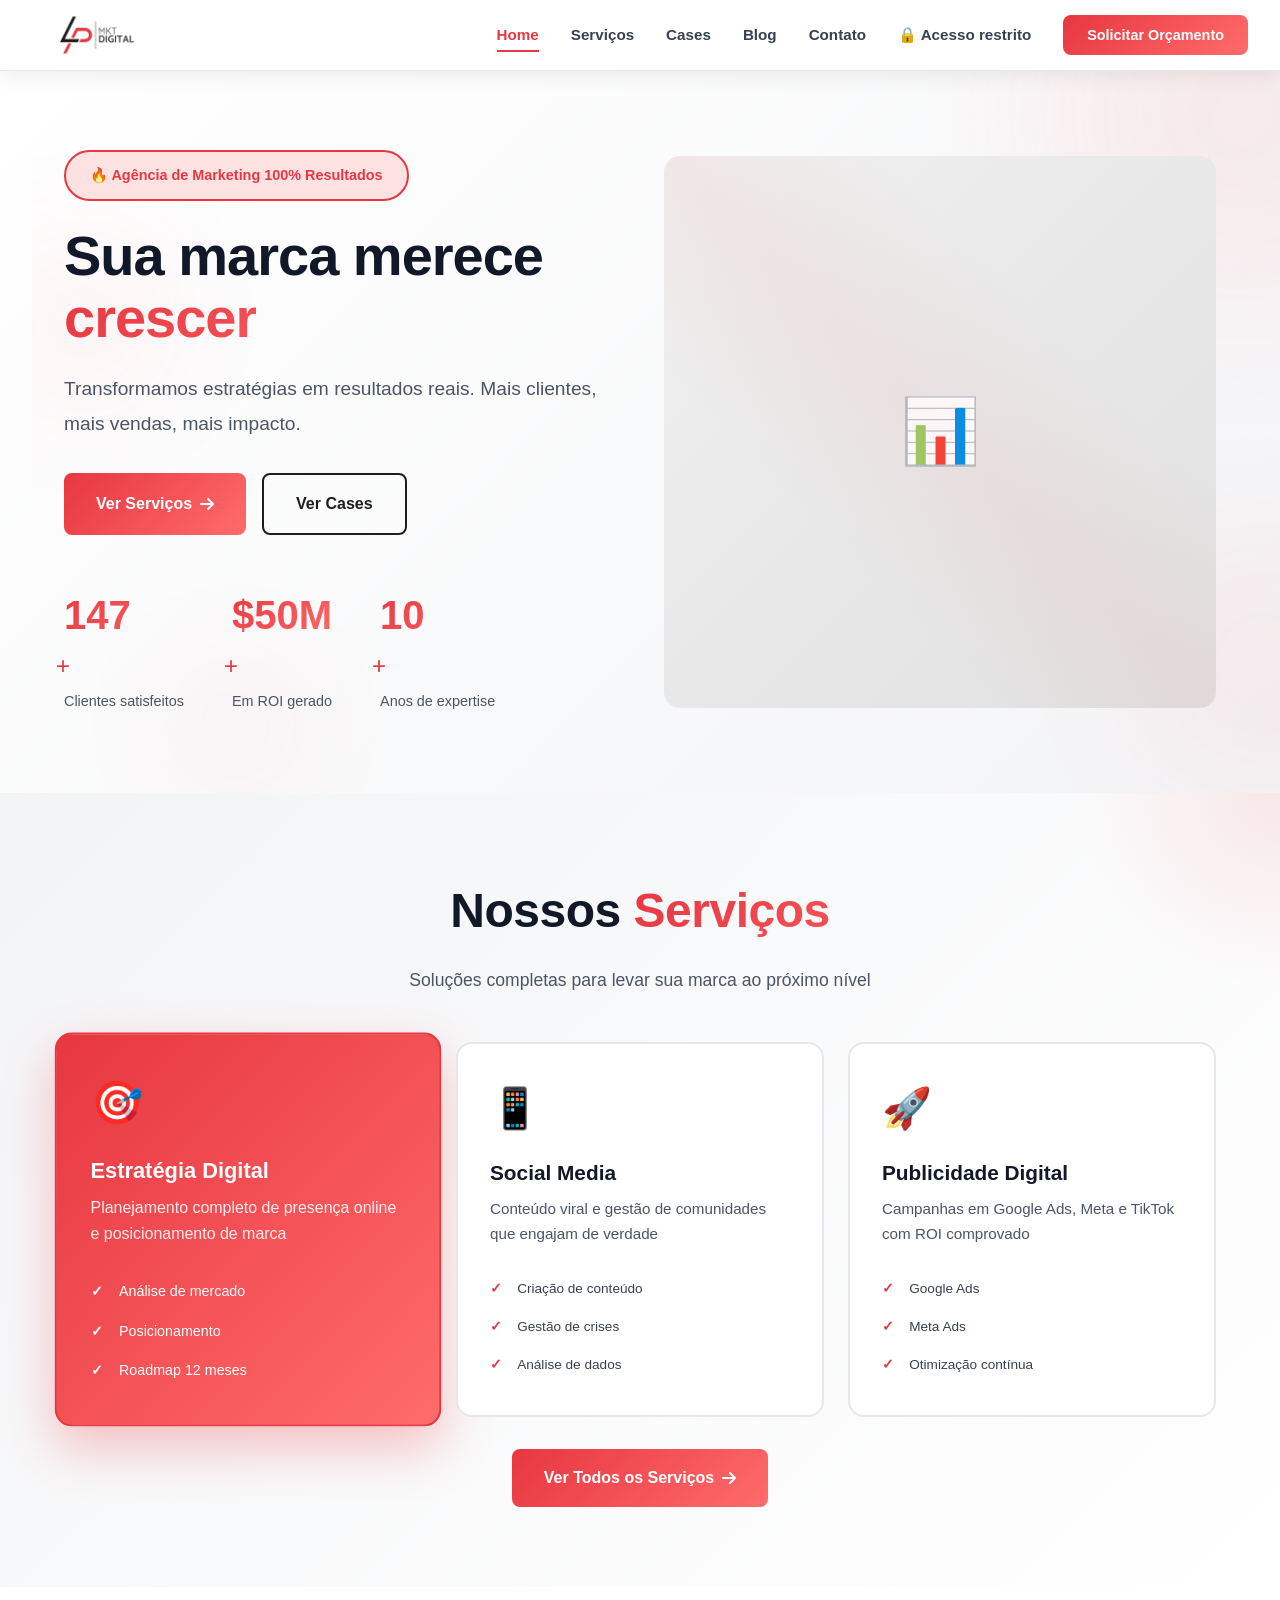
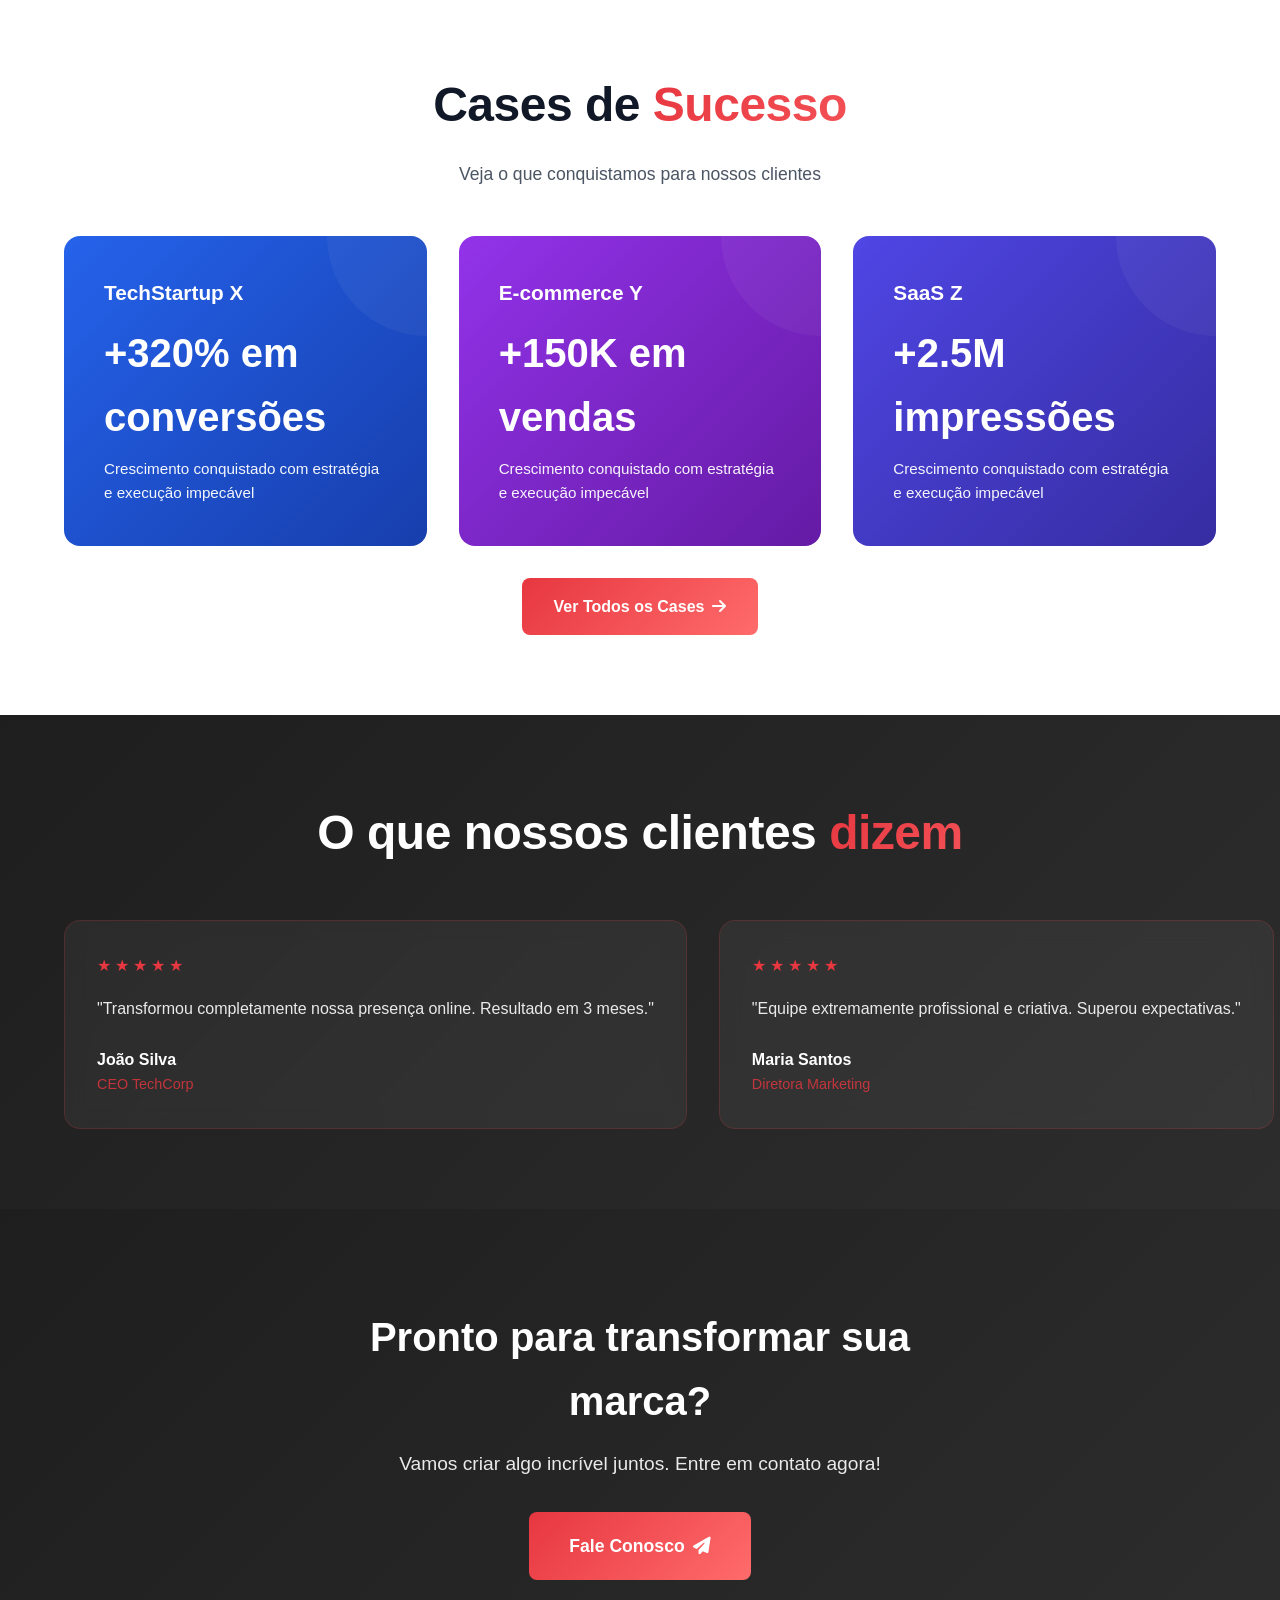
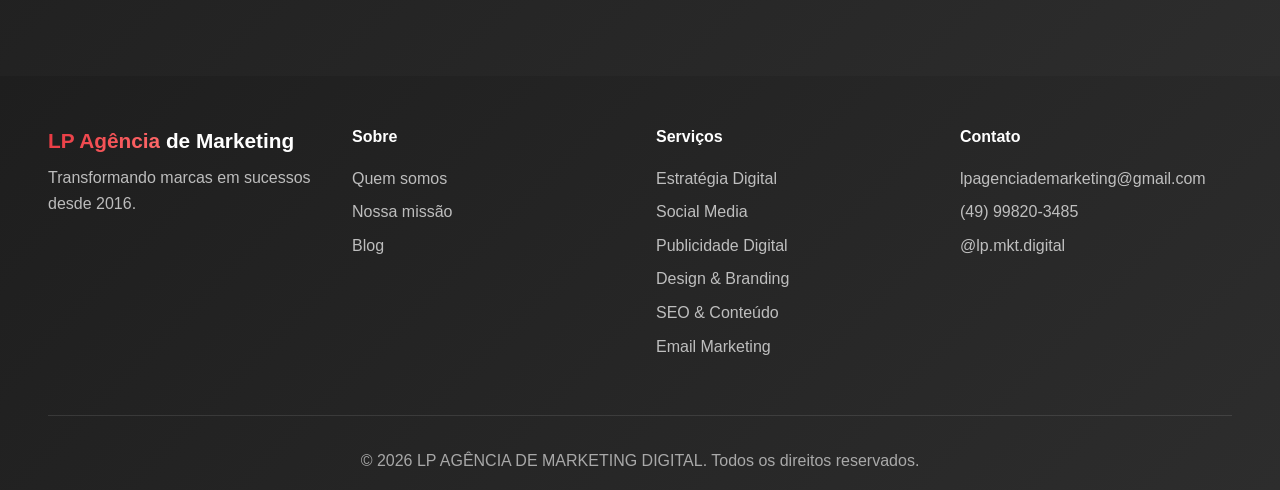
<file: index.html>
<!DOCTYPE html>
<html lang="pt-BR">
<head>
    <meta charset="UTF-8">
    <meta name="viewport" content="width=device-width, initial-scale=1.0">
    <title>LP Agência de Marketing - Agência de Marketing Digital</title>
    <link rel="stylesheet" href="Compartilhar/shared.css">
    <link rel="stylesheet" href="https://cdnjs.cloudflare.com/ajax/libs/font-awesome/6.4.0/css/all.min.css">
</head>
<body>
    <!-- Navigation -->
    <nav class="navbar" id="navbar"></nav>

    <!-- Hero Section -->
    <section id="home" class="hero">
        <div class="hero-bg"></div>
        <div class="hero-animated-elements">
            <div class="floating-element element-1"></div>
            <div class="floating-element element-2"></div>
            <div class="floating-element element-3"></div>
        </div>
        
        <div class="container">
            <div class="hero-content">
                <div class="hero-text fade-in-up">
                    <div class="hero-badge pulse-animation">
                        <span>🔥 Agência de Marketing 100% Resultados</span>
                    </div>
                    
                    <h1 class="hero-title fade-in-up-delay-1">
                        Sua marca merece <span class="highlight gradient-text">crescer</span>
                    </h1>
                    
                    <p class="hero-description fade-in-up-delay-2">
                        Transformamos estratégias em resultados reais. Mais clientes, mais vendas, mais impacto.
                    </p>

                    <div class="hero-buttons fade-in-up-delay-3">
                        <a href="Serviços/servicos.html" class="btn btn-primary hover-lift">
                            Ver Serviços <i class="fas fa-arrow-right"></i>
                        </a>
                        <a href="Cases/cases.html" class="btn btn-secondary hover-lift">
                            Ver Cases
                        </a>
                    </div>

                    <div class="hero-stats fade-in-up-delay-4">
                        <div class="stat slide-in-left">
                            <div class="stat-number counter" data-target="150">0</div>
                            <span class="stat-symbol">+</span>
                            <div class="stat-label">Clientes satisfeitos</div>
                        </div>
                        <div class="stat slide-in-left-delay">
                            <div class="stat-number">$50M</div>
                            <span class="stat-symbol">+</span>
                            <div class="stat-label">Em ROI gerado</div>
                        </div>
                        <div class="stat slide-in-left-delay-2">
                            <div class="stat-number">10</div>
                            <span class="stat-symbol">+</span>
                            <div class="stat-label">Anos de expertise</div>
                        </div>
                    </div>
                </div>

                <div class="hero-image fade-in-right">
                    <div class="image-box floating">📊</div>
                </div>
            </div>
        </div>
    </section>

    <!-- Featured Services Section -->
    <section class="featured-services">
        <div class="container">
            <div class="section-header fade-in">
                <h2 class="section-title">
                    Nossos <span class="highlight gradient-text">Serviços</span>
                </h2>
                <p class="section-description">
                    Soluções completas para levar sua marca ao próximo nível
                </p>
            </div>

            <div class="featured-services-grid" id="featuredServicesGrid">
                <!-- Featured services will be generated by JavaScript -->
            </div>

            <div class="text-center mt-4 fade-in">
                <a href="Serviços/servicos.html" class="btn btn-primary hover-lift">
                    Ver Todos os Serviços <i class="fas fa-arrow-right"></i>
                </a>
            </div>
        </div>
    </section>

    <!-- Featured Cases Section -->
    <section class="featured-cases">
        <div class="container">
            <div class="section-header fade-in">
                <h2 class="section-title">
                    Cases de <span class="highlight gradient-text">Sucesso</span>
                </h2>
                <p class="section-description">Veja o que conquistamos para nossos clientes</p>
            </div>

            <div class="cases-grid" id="casesGrid">
                <!-- Cases will be generated by JavaScript -->
            </div>

            <div class="text-center mt-4 fade-in">
                <a href="Cases/cases.html" class="btn btn-primary hover-lift">
                    Ver Todos os Cases <i class="fas fa-arrow-right"></i>
                </a>
            </div>
        </div>
    </section>

    <!-- Testimonials Section -->
    <section class="testimonials">
        <div class="container">
            <div class="section-header text-center fade-in">
                <h2 class="section-title">
                    O que nossos clientes <span class="highlight gradient-text">dizem</span>
                </h2>
            </div>

            <div class="testimonials-grid" id="testimonialsGrid">
                <!-- Testimonials will be generated by JavaScript -->
            </div>
        </div>
    </section>

    <!-- CTA Section -->
    <section class="cta-section">
        <div class="cta-bg"></div>
        <div class="container">
            <div class="cta-content fade-in">
                <h2 class="cta-title">Pronto para transformar sua marca?</h2>
                <p class="cta-description">Vamos criar algo incrível juntos. Entre em contato agora!</p>
                <a href="Contato/contato.html" class="btn btn-large btn-primary hover-lift">
                    Fale Conosco <i class="fas fa-paper-plane"></i>
                </a>
            </div>
        </div>
    </section>

    <!-- Footer -->
    <footer class="footer" id="footer"></footer>

    <script src="Compartilhar/shared.js"></script>
    <script src="Estrutura/home.js"></script>
</body>
</html>
</file>
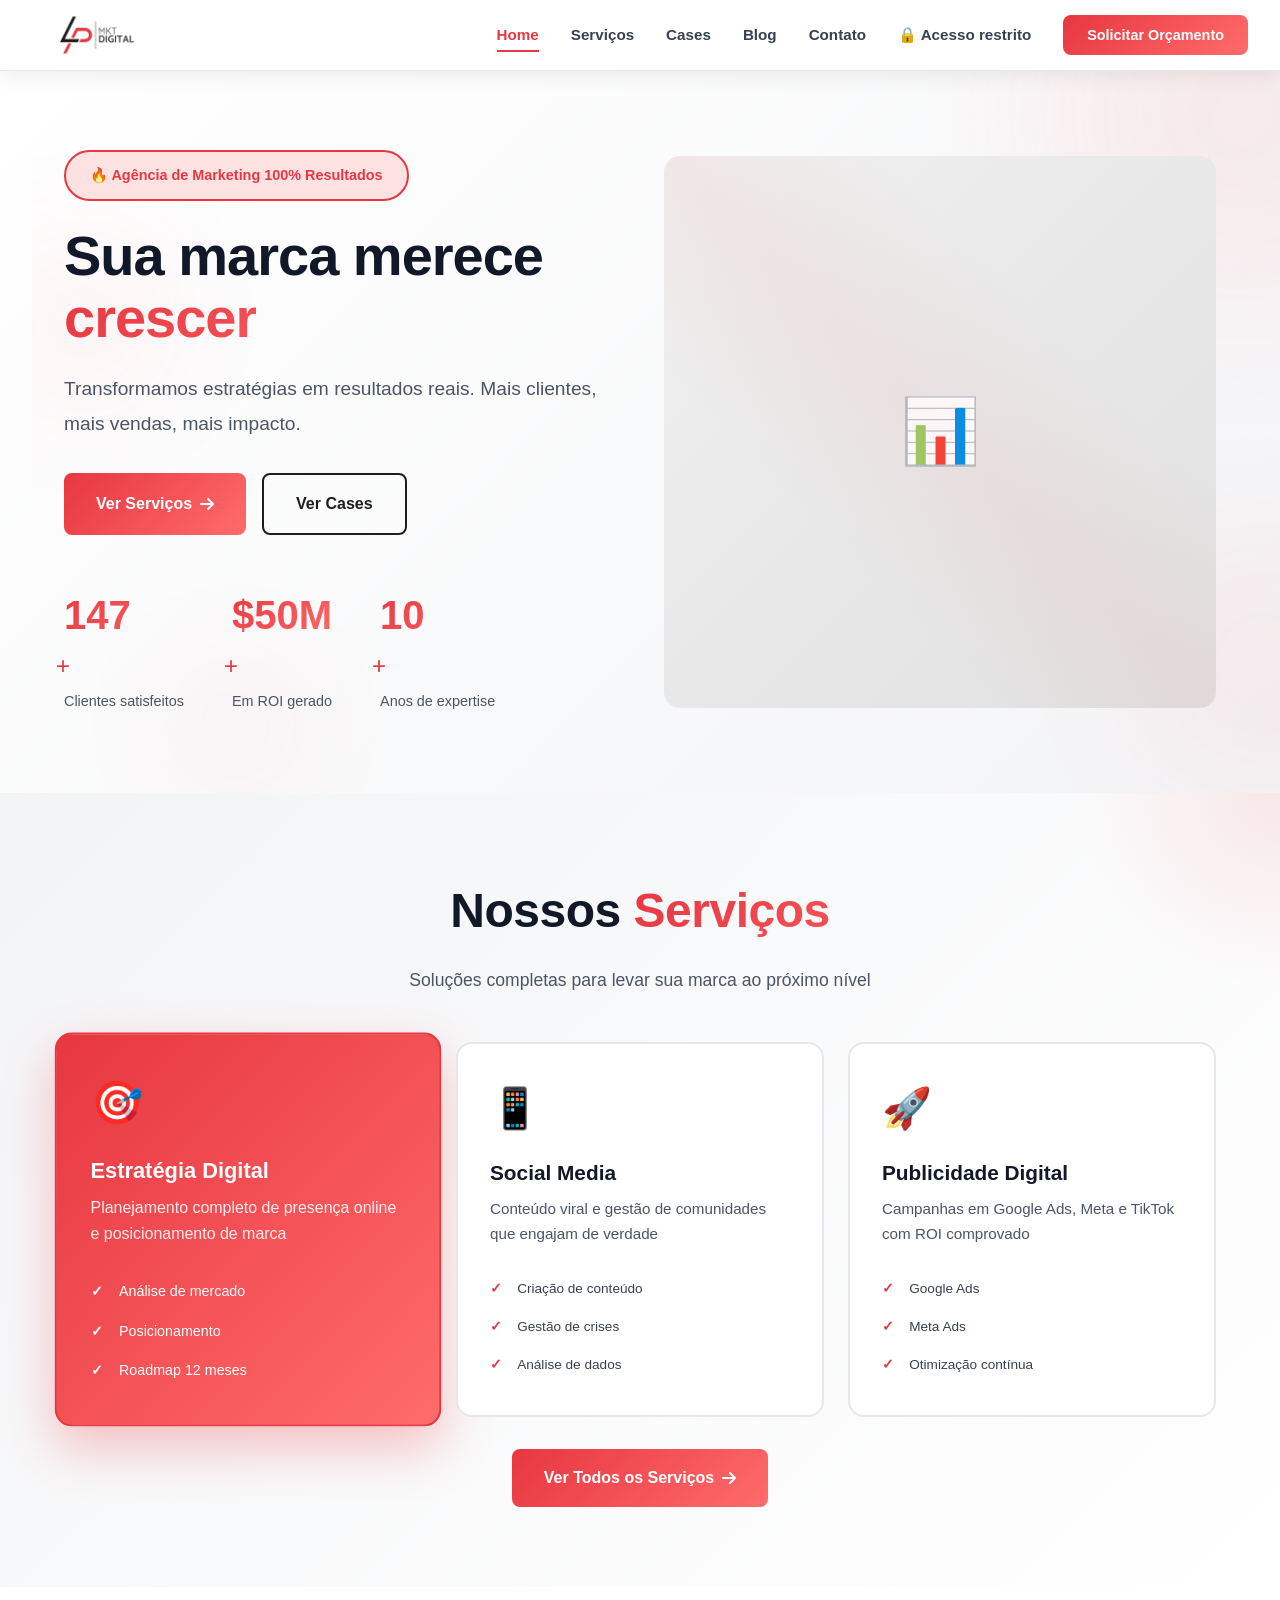
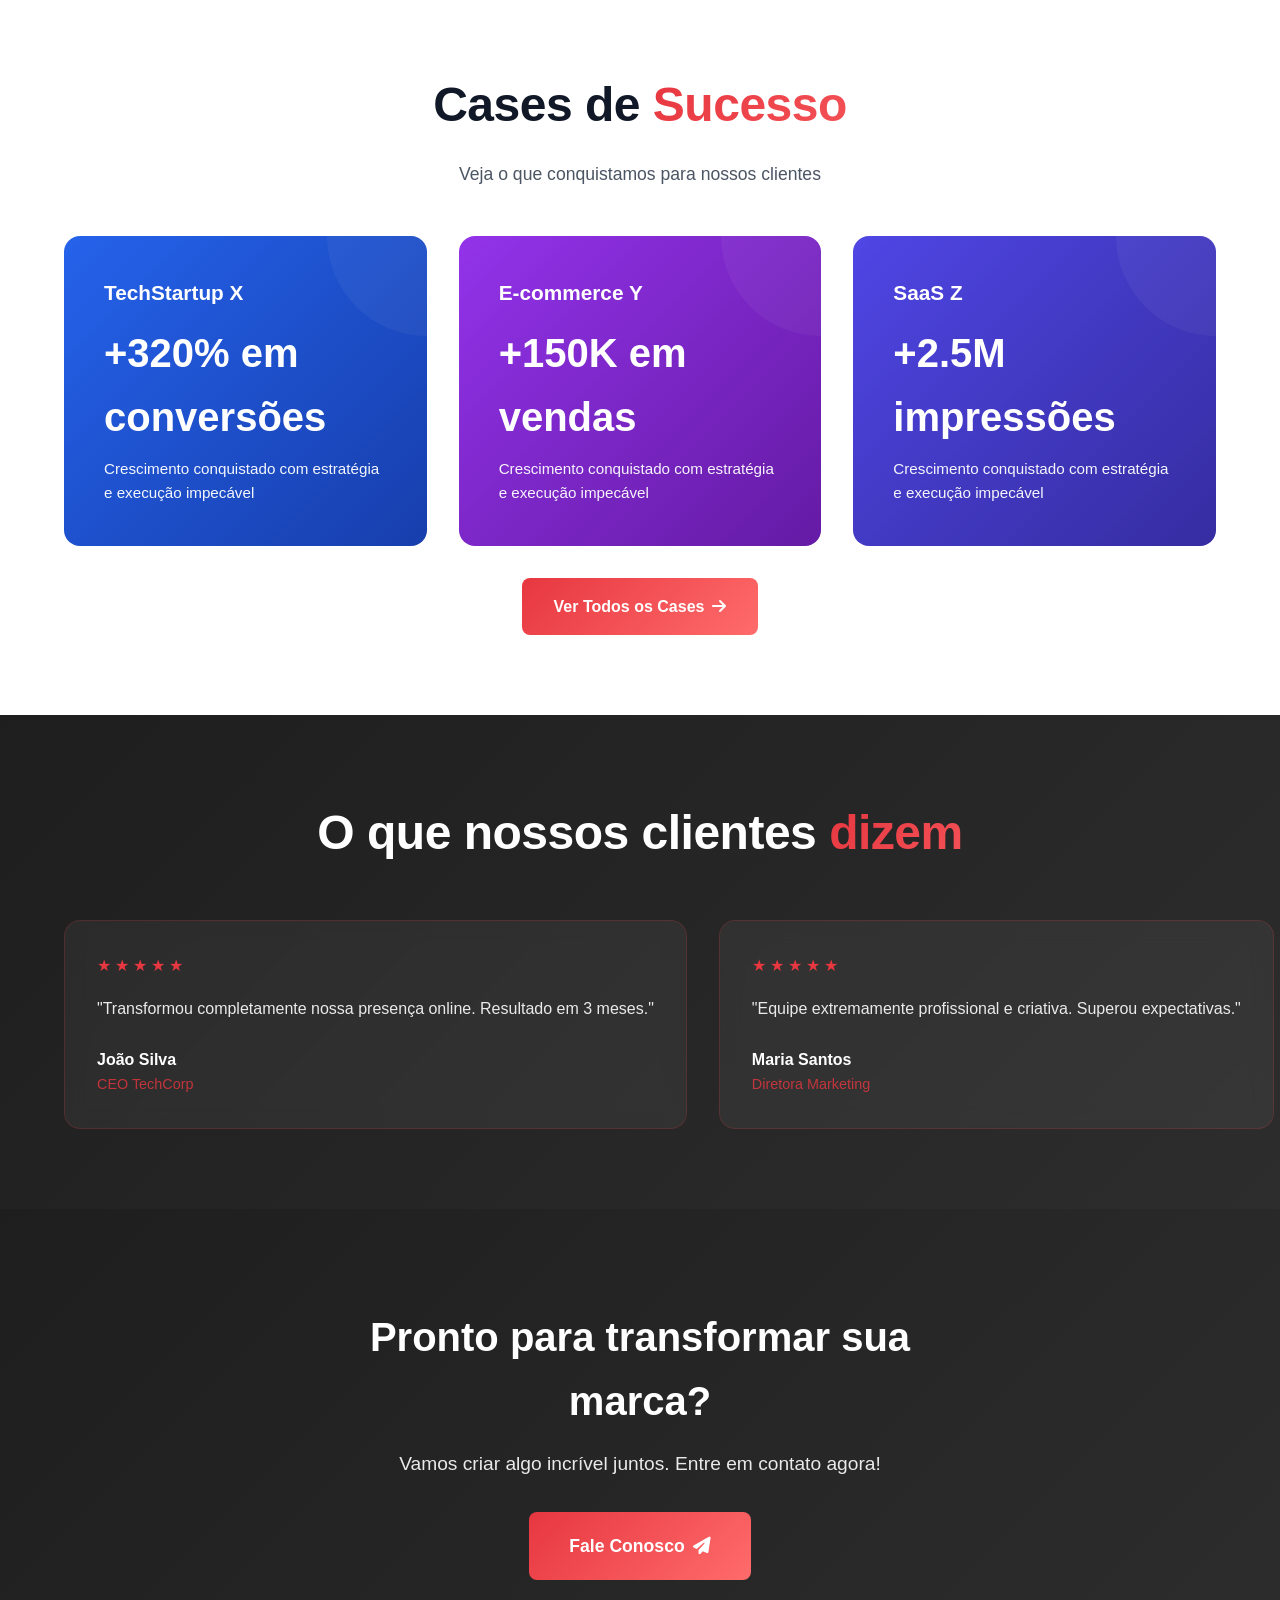
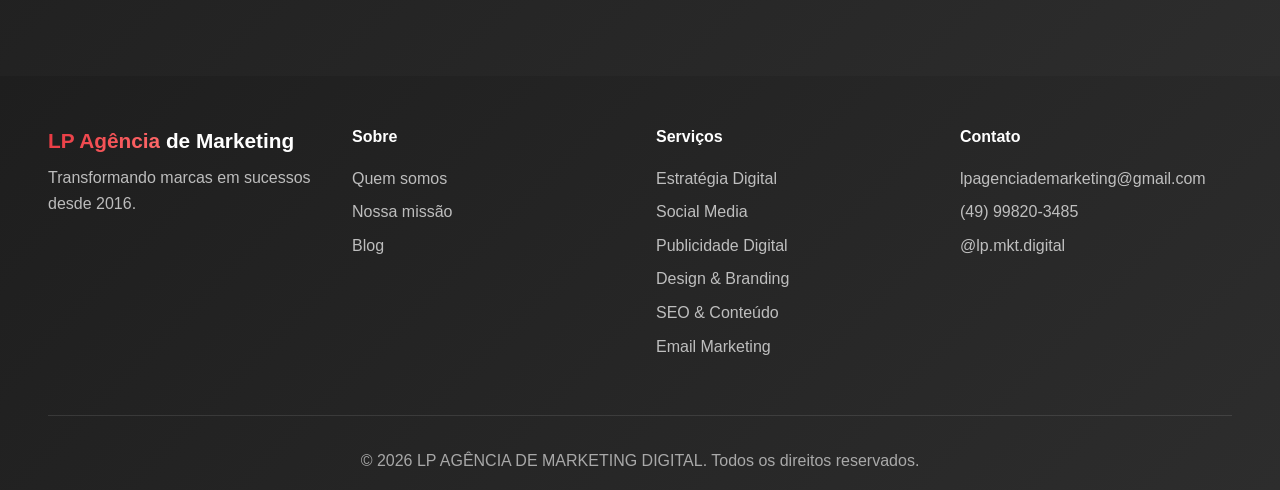
<file: Estrutura/index.html>
<!DOCTYPE html>
<html lang="pt-BR">
<head>
    <meta charset="UTF-8">
    <meta name="viewport" content="width=device-width, initial-scale=1.0">
    <title>LP Agência de Marketing - Agência de Marketing Digital</title>
    <link rel="stylesheet" href="../Compartilhar/shared.css">
    <link rel="stylesheet" href="https://cdnjs.cloudflare.com/ajax/libs/font-awesome/6.4.0/css/all.min.css">
</head>
<body>
    <!-- Navigation -->
    <nav class="navbar" id="navbar"></nav>

    <!-- Hero Section -->
    <section id="home" class="hero">
        <div class="hero-bg"></div>
        <div class="hero-animated-elements">
            <div class="floating-element element-1"></div>
            <div class="floating-element element-2"></div>
            <div class="floating-element element-3"></div>
        </div>
        
        <div class="container">
            <div class="hero-content">
                <div class="hero-text fade-in-up">
                    <div class="hero-badge pulse-animation">
                        <span>🔥 Agência de Marketing 100% Resultados</span>
                    </div>
                    
                    <h1 class="hero-title fade-in-up-delay-1">
                        Sua marca merece <span class="highlight gradient-text">crescer</span>
                    </h1>
                    
                    <p class="hero-description fade-in-up-delay-2">
                        Transformamos estratégias em resultados reais. Mais clientes, mais vendas, mais impacto.
                    </p>

                    <div class="hero-buttons fade-in-up-delay-3">
                        <a href="../Serviços/servicos.html" class="btn btn-primary hover-lift">
                            Ver Serviços <i class="fas fa-arrow-right"></i>
                        </a>
                        <a href="../Cases/cases.html" class="btn btn-secondary hover-lift">
                            Ver Cases
                        </a>
                    </div>

                    <div class="hero-stats fade-in-up-delay-4">
                        <div class="stat slide-in-left">
                            <div class="stat-number counter" data-target="150">0</div>
                            <span class="stat-symbol">+</span>
                            <div class="stat-label">Clientes satisfeitos</div>
                        </div>
                        <div class="stat slide-in-left-delay">
                            <div class="stat-number">$50M</div>
                            <span class="stat-symbol">+</span>
                            <div class="stat-label">Em ROI gerado</div>
                        </div>
                        <div class="stat slide-in-left-delay-2">
                            <div class="stat-number">10</div>
                            <span class="stat-symbol">+</span>
                            <div class="stat-label">Anos de expertise</div>
                        </div>
                    </div>
                </div>

                <div class="hero-image fade-in-right">
                    <div class="image-box floating">📊</div>
                </div>
            </div>
        </div>
    </section>

    <!-- Featured Services Section -->
    <section class="featured-services">
        <div class="container">
            <div class="section-header fade-in">
                <h2 class="section-title">
                    Nossos <span class="highlight gradient-text">Serviços</span>
                </h2>
                <p class="section-description">
                    Soluções completas para levar sua marca ao próximo nível
                </p>
            </div>

            <div class="featured-services-grid" id="featuredServicesGrid">
                <!-- Featured services will be generated by JavaScript -->
            </div>

            <div class="text-center mt-4 fade-in">
                <a href="../Serviços/servicos.html" class="btn btn-primary hover-lift">
                    Ver Todos os Serviços <i class="fas fa-arrow-right"></i>
                </a>
            </div>
        </div>
    </section>

    <!-- Featured Cases Section -->
    <section class="featured-cases">
        <div class="container">
            <div class="section-header fade-in">
                <h2 class="section-title">
                    Cases de <span class="highlight gradient-text">Sucesso</span>
                </h2>
                <p class="section-description">Veja o que conquistamos para nossos clientes</p>
            </div>

            <div class="cases-grid" id="casesGrid">
                <!-- Cases will be generated by JavaScript -->
            </div>

            <div class="text-center mt-4 fade-in">
                <a href="../Cases/cases.html" class="btn btn-primary hover-lift">
                    Ver Todos os Cases <i class="fas fa-arrow-right"></i>
                </a>
            </div>
        </div>
    </section>

    <!-- Testimonials Section -->
    <section class="testimonials">
        <div class="container">
            <div class="section-header text-center fade-in">
                <h2 class="section-title">
                    O que nossos clientes <span class="highlight gradient-text">dizem</span>
                </h2>
            </div>

            <div class="testimonials-grid" id="testimonialsGrid">
                <!-- Testimonials will be generated by JavaScript -->
            </div>
        </div>
    </section>

    <!-- CTA Section -->
    <section class="cta-section">
        <div class="cta-bg"></div>
        <div class="container">
            <div class="cta-content fade-in">
                <h2 class="cta-title">Pronto para transformar sua marca?</h2>
                <p class="cta-description">Vamos criar algo incrível juntos. Entre em contato agora!</p>
                <a href="../Contato/contato.html" class="btn btn-large btn-primary hover-lift">
                    Fale Conosco <i class="fas fa-paper-plane"></i>
                </a>
            </div>
        </div>
    </section>

    <!-- Footer -->
    <footer class="footer" id="footer"></footer>

    <script src="../Compartilhar/shared.js"></script>
    <script src="home.js"></script>
</body>
</html>
</file>
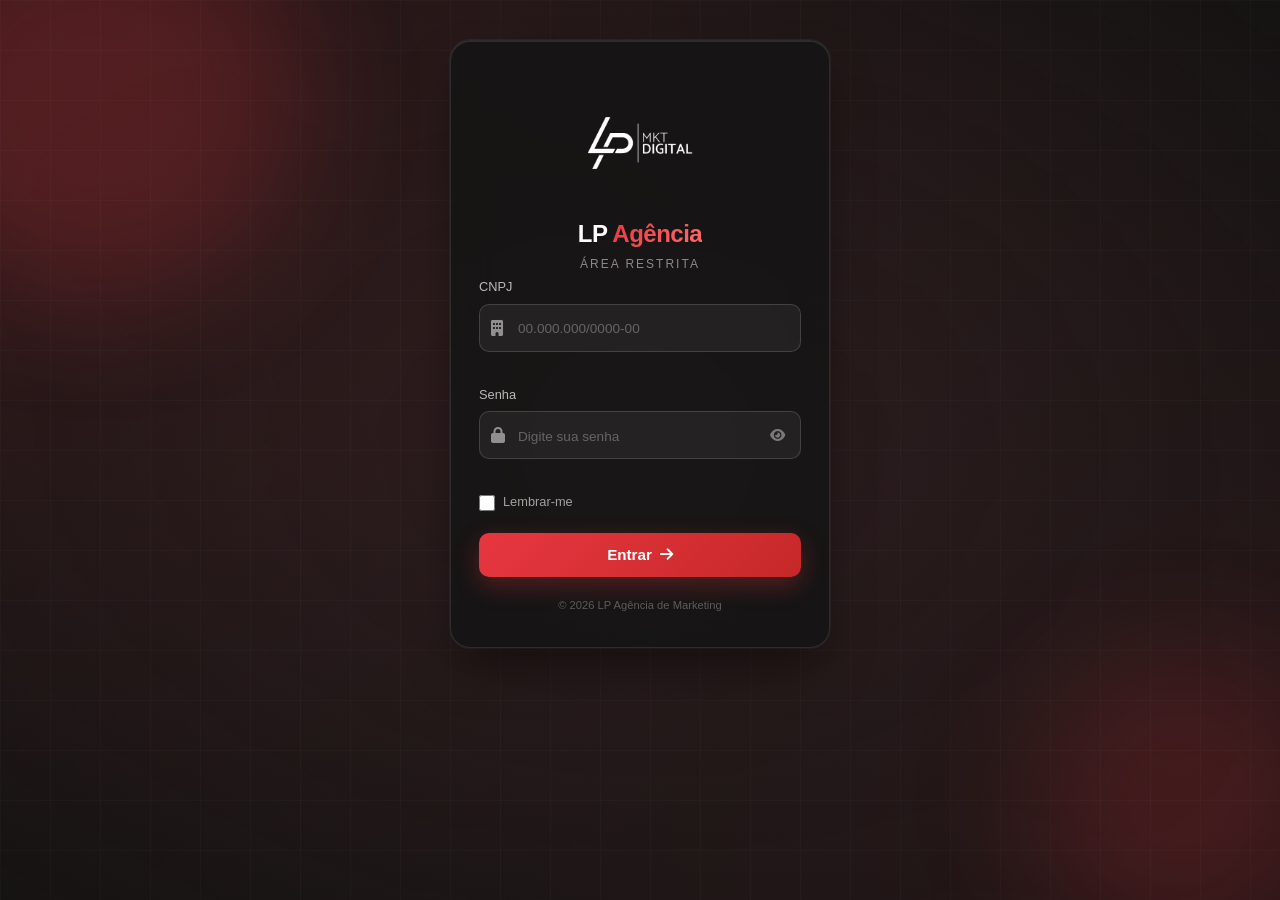
<file: Acesso/login.html>
<!DOCTYPE html>
<html lang="pt-BR">
<head>
    <meta charset="UTF-8">
    <meta name="viewport" content="width=device-width, initial-scale=1.0">
    <title>Login - LP Agência de Marketing</title>
    <link rel="stylesheet" href="../Compartilhar/shared.css">
    <link rel="stylesheet" href="login.css">
    <link rel="stylesheet" href="https://cdnjs.cloudflare.com/ajax/libs/font-awesome/6.4.0/css/all.min.css">
</head>
<body>
    <div class="login-container">
        <!-- Animated Background -->
        <div class="login-background">
            <div class="bg-shape bg-shape-1"></div>
            <div class="bg-shape bg-shape-2"></div>
            <div class="bg-shape bg-shape-3"></div>
            <div class="grid-overlay"></div>
            <div class="particles" id="particles"></div>
        </div>

        <!-- Login Box -->
        <div class="login-box">
            <!-- Logo -->
            <div class="login-logo">
                <div class="logo-icon"><img src="../img/SEM FUNDO BRANCA.png" alt="LP Agência"></div>
                <h1>LP <span>Agência</span></h1>
                <p>Área Restrita</p>
            </div>

            <!-- Login Form -->
            <form class="login-form" id="loginForm">
                <!-- Success Message -->
                <div class="success-box" id="successBox">
                    <i class="fas fa-check-circle"></i>
                    <span>Login realizado com sucesso! Redirecionando...</span>
                </div>

                <!-- Username/CNPJ Input -->
                <div class="form-group">
                    <label for="username">CNPJ</label>
                    <div class="input-wrapper">
                        <i class="fas fa-building input-icon"></i>
                        <input 
                            type="text" 
                            id="username" 
                            placeholder="00.000.000/0000-00" 
                            required
                            maxlength="18"
                            autocomplete="off"
                        >
                    </div>
                    <span class="error-message" id="usernameError"></span>
                </div>

                <!-- Password Input -->
                <div class="form-group">
                    <label for="password">Senha</label>
                    <div class="input-wrapper">
                        <i class="fas fa-lock input-icon"></i>
                        <input 
                            type="password" 
                            id="password" 
                            placeholder="Digite sua senha" 
                            required
                            autocomplete="current-password"
                        >
                        <button type="button" class="toggle-password" id="togglePassword">
                            <i class="fas fa-eye"></i>
                        </button>
                    </div>
                    <span class="error-message" id="passwordError"></span>
                </div>

                <!-- Remember Me -->
                <div class="form-options">
                    <div class="remember-me">
                        <input type="checkbox" id="rememberMe">
                        <label for="rememberMe">Lembrar-me</label>
                    </div>
                </div>

                <!-- Submit Button -->
                <button type="submit" class="login-btn" id="loginBtn">
                    <span>Entrar</span>
                    <i class="fas fa-arrow-right"></i>
                </button>

                <!-- Error Message Box -->
                <div class="error-box" id="errorBox"></div>
            </form>

            <!-- Footer -->
            <div class="login-footer">
                <p>© 2026 LP Agência de Marketing</p>
            </div>
        </div>
    </div>

    <!-- Scripts -->
    <script src="../Compartilhar/shared.js"></script>
    <script src="login.js"></script>
    
</body>
</html>
</file>
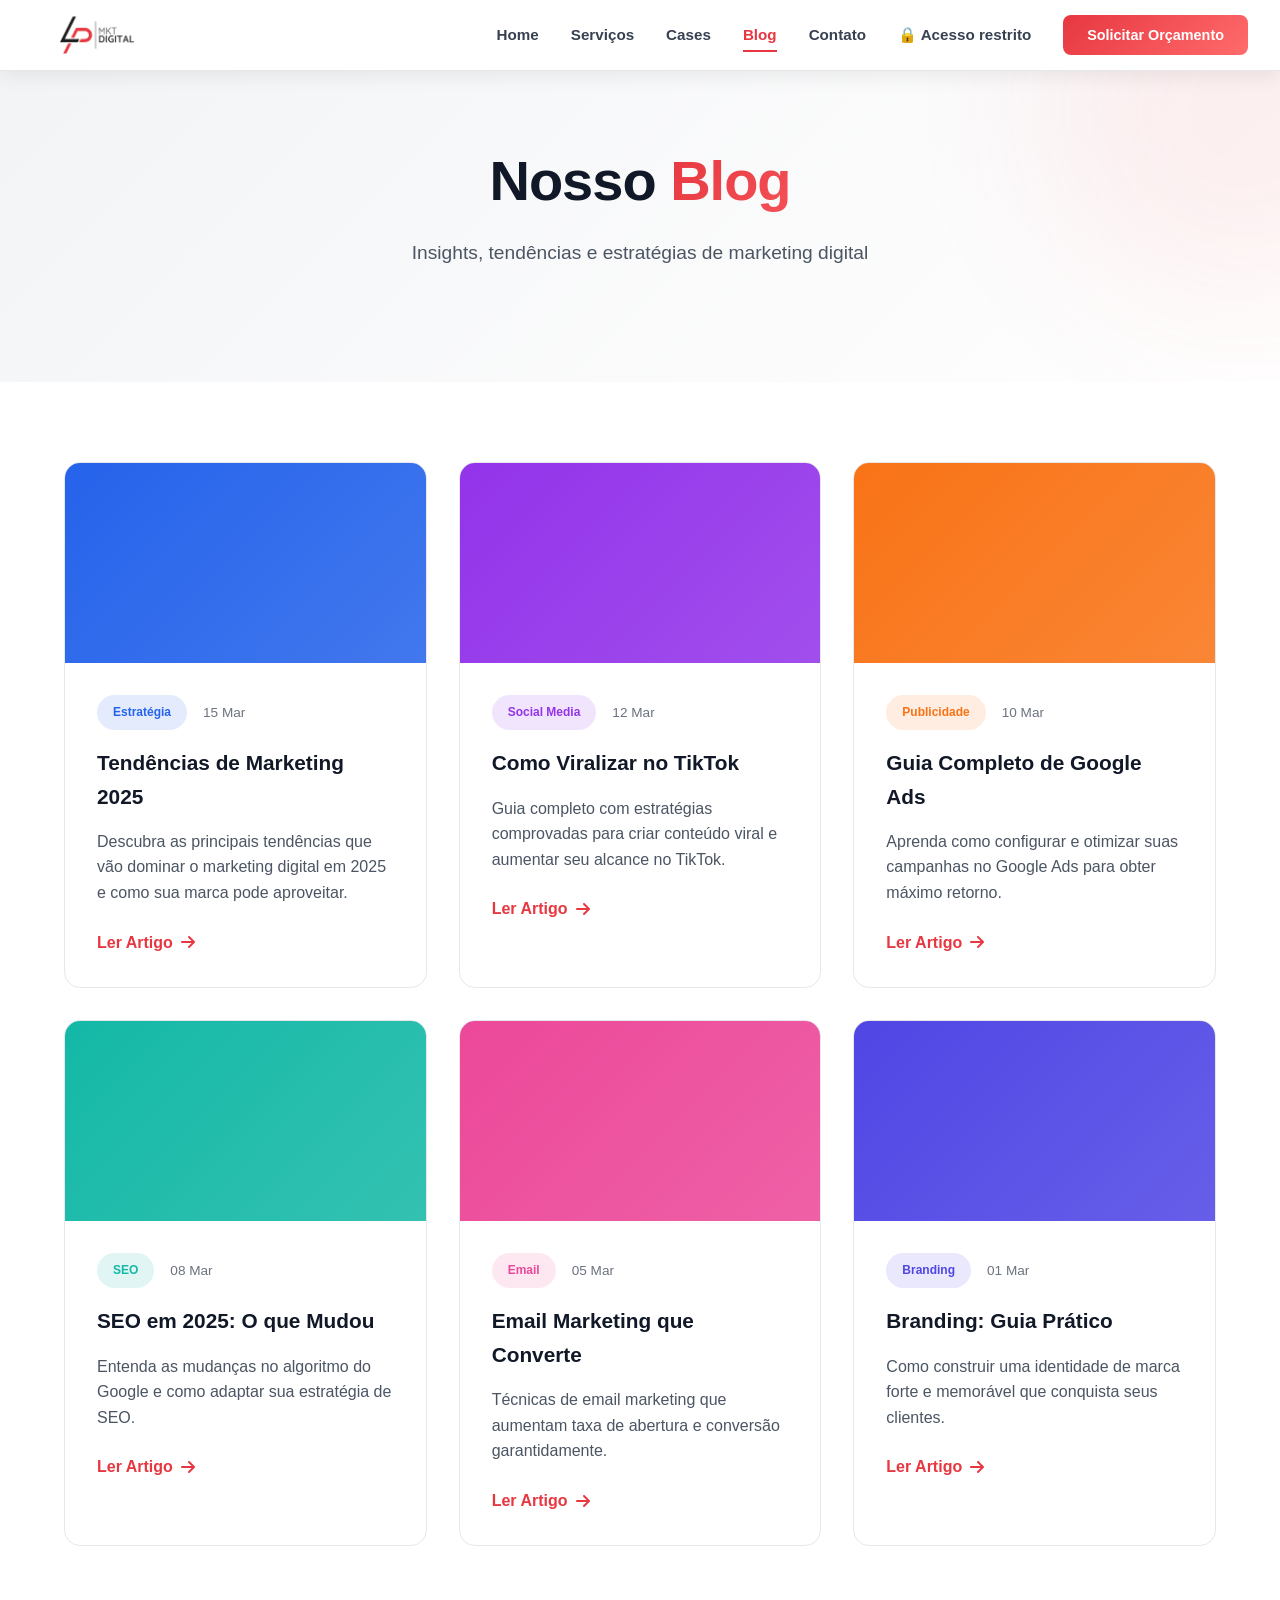
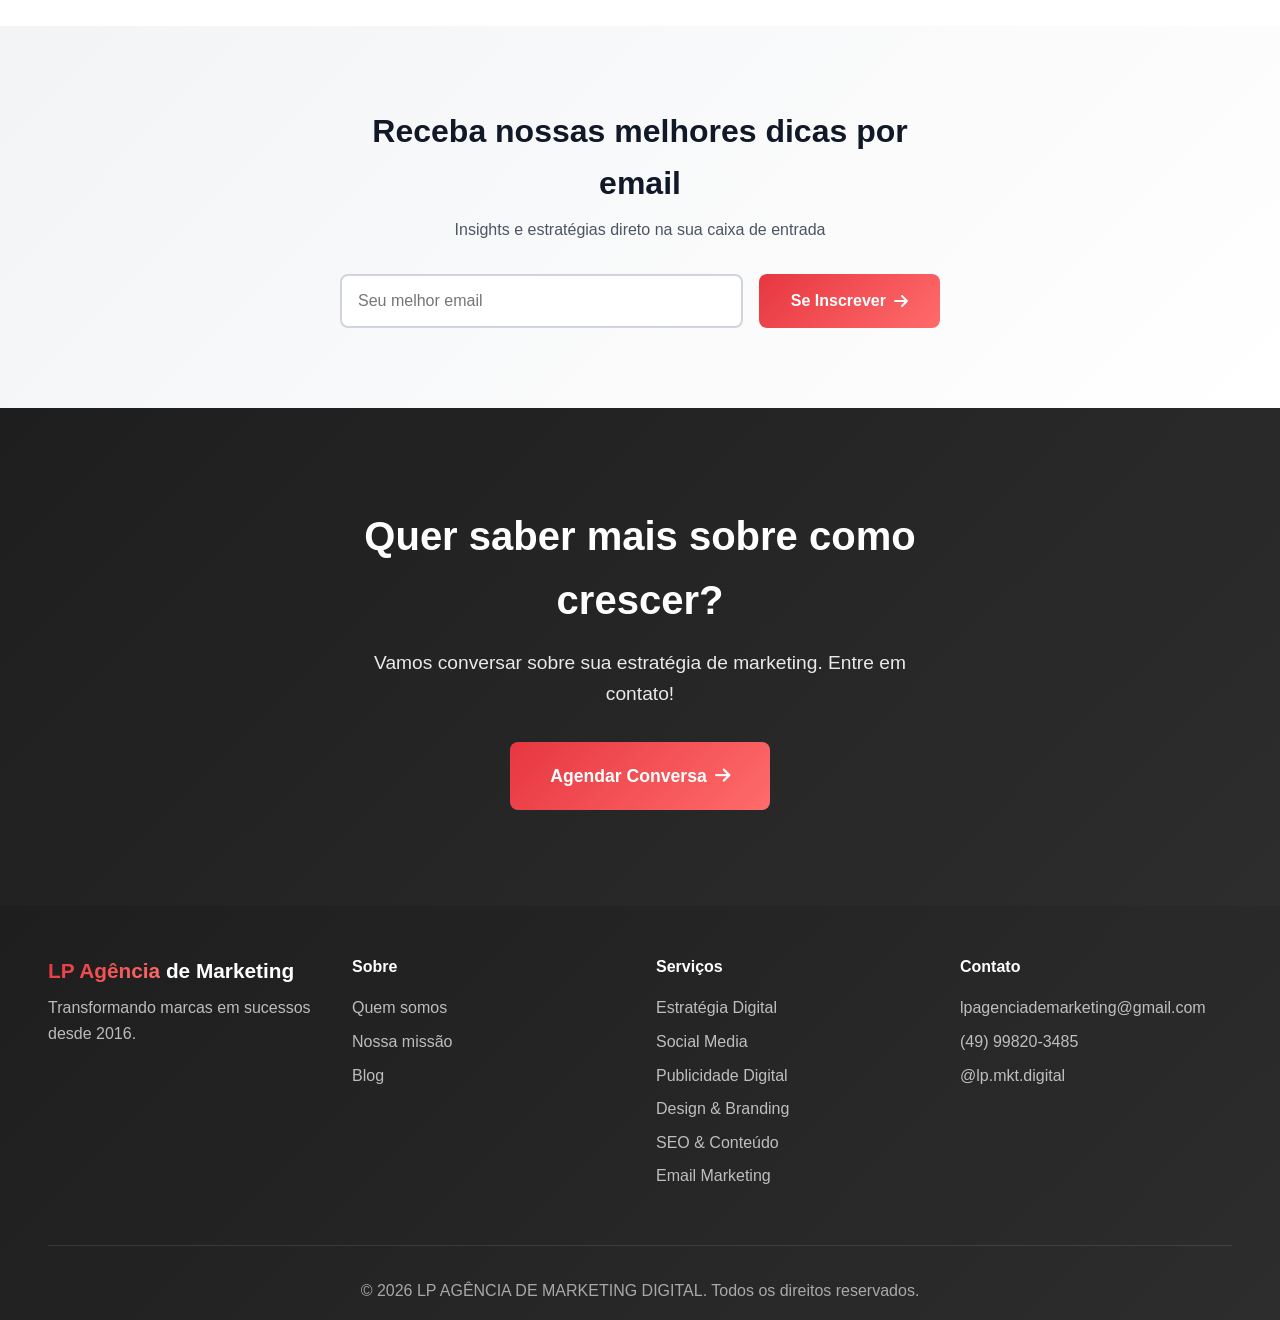
<file: Blog/blog.html>
<!DOCTYPE html>
<html lang="pt-BR">
<head>
    <meta charset="UTF-8">
    <meta name="viewport" content="width=device-width, initial-scale=1.0">
    <title>Blog - LP Agência de Marketing</title>
    <link rel="stylesheet" href="../Compartilhar/shared.css">
    <link rel="stylesheet" href="https://cdnjs.cloudflare.com/ajax/libs/font-awesome/6.4.0/css/all.min.css">
</head>
<body>
    <!-- Navigation -->
    <nav class="navbar" id="navbar"></nav>

    <!-- Hero Section -->
    <section class="hero hero-secondary">
        <div class="hero-bg"></div>
        <div class="container">
            <div class="hero-content-centered fade-in-up">
                <h1 class="hero-title fade-in-up-delay-1">Nosso <span class="gradient-text">Blog</span></h1>
                <p class="hero-description fade-in-up-delay-2">Insights, tendências e estratégias de marketing digital</p>
            </div>
        </div>
    </section>

    <!-- Blog Posts -->
    <section class="blog-full">
        <div class="container">
            <div class="blog-grid-full" id="blogGridFull">
                <!-- Blog posts will be generated by JavaScript -->
            </div>
        </div>
    </section>

    <!-- Newsletter Section -->
    <section class="newsletter-section">
        <div class="container">
            <div class="newsletter-content fade-in">
                <h2>Receba nossas melhores dicas por email</h2>
                <p>Insights e estratégias direto na sua caixa de entrada</p>
                <form class="newsletter-form" id="newsletterForm">
                    <input type="email" placeholder="Seu melhor email" required>
                    <button type="submit" class="btn btn-primary hover-lift">
                        Se Inscrever <i class="fas fa-arrow-right"></i>
                    </button>
                </form>
            </div>
        </div>
    </section>

    <!-- CTA Section -->
    <section class="cta-section">
        <div class="cta-bg"></div>
        <div class="container">
            <div class="cta-content fade-in">
                <h2 class="cta-title">Quer saber mais sobre como crescer?</h2>
                <p class="cta-description">Vamos conversar sobre sua estratégia de marketing. Entre em contato!</p>
                <a href="../Contato/contato.html" class="btn btn-large btn-primary hover-lift">
                    Agendar Conversa <i class="fas fa-arrow-right"></i>
                </a>
            </div>
        </div>
    </section>

    <!-- Footer -->
    <footer class="footer" id="footer"></footer>

    <script src="../Compartilhar/shared.js"></script>
    <script src="blog.js"></script>
</body>
</html>
</file>
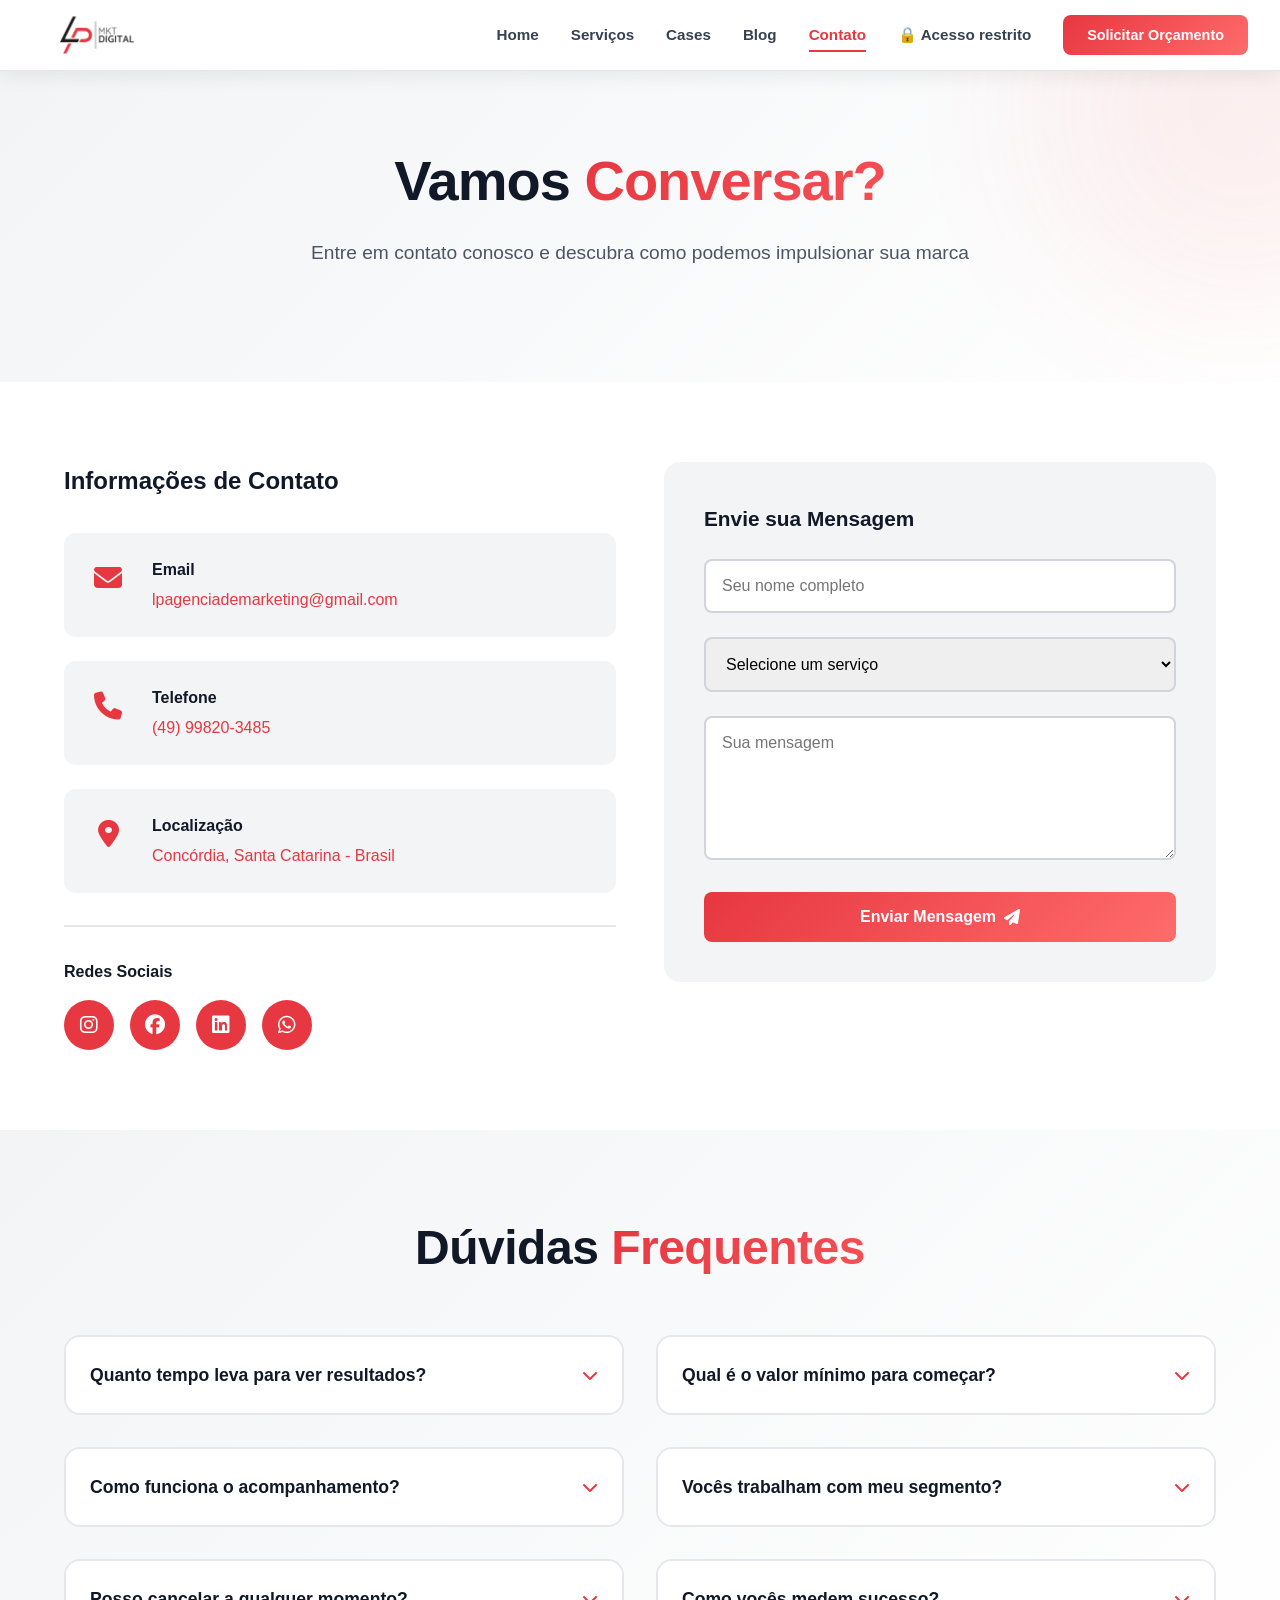
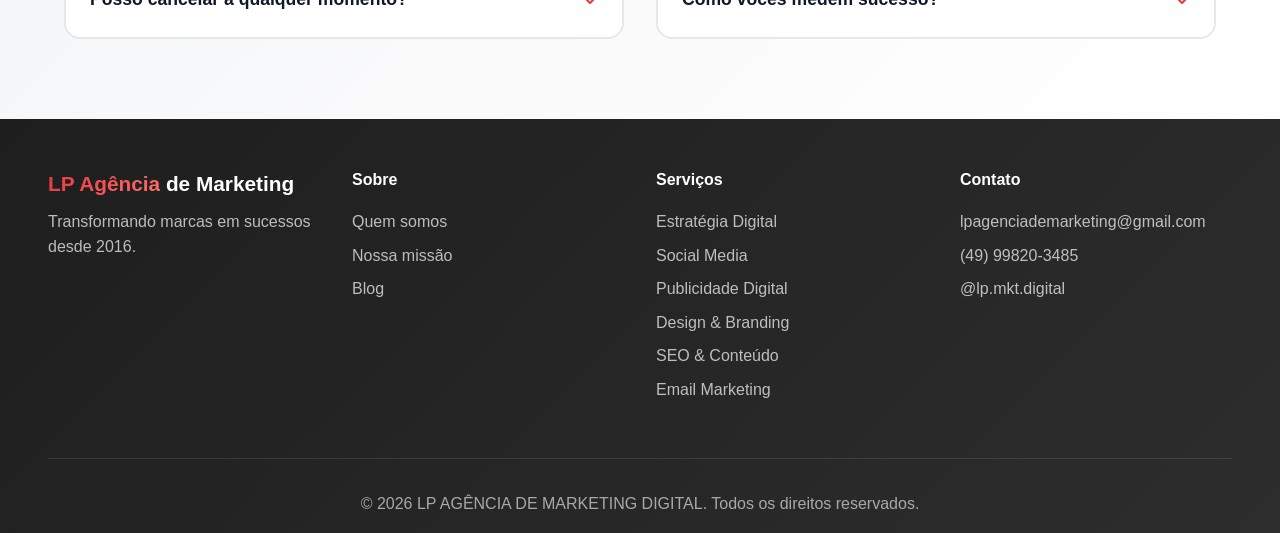
<file: Contato/contato.html>
<!DOCTYPE html>
<html lang="pt-BR">
<head>
    <meta charset="UTF-8">
    <meta name="viewport" content="width=device-width, initial-scale=1.0">
    <title>Contato - LP Agência de Marketing</title>
    <link rel="stylesheet" href="../Compartilhar/shared.css">
    <link rel="stylesheet" href="https://cdnjs.cloudflare.com/ajax/libs/font-awesome/6.4.0/css/all.min.css">
</head>
<body>
    <!-- Navigation -->
    <nav class="navbar" id="navbar"></nav>

    <!-- Hero Section -->
    <section class="hero hero-secondary">
        <div class="hero-bg"></div>
        <div class="container">
            <div class="hero-content-centered fade-in-up">
                <h1 class="hero-title fade-in-up-delay-1">Vamos <span class="gradient-text">Conversar?</span></h1>
                <p class="hero-description fade-in-up-delay-2">Entre em contato conosco e descubra como podemos impulsionar sua marca</p>
            </div>
        </div>
    </section>

    <!-- Contact Section -->
    <section class="contact-section">
        <div class="container">
            <div class="contact-content">
                <div class="contact-info fade-in">
                    <h2 class="contact-info-title">Informações de Contato</h2>
                    
                    <div class="contact-info-item hover-lift">
                        <div class="contact-info-icon">
                            <i class="fas fa-envelope"></i>
                        </div>
                        <div class="contact-info-text">
                            <h4>Email</h4>
                            <p><a href="mailto:lpagenciademarketing@gmail.com">lpagenciademarketing@gmail.com</a></p>
                        </div>
                    </div>

                    <div class="contact-info-item hover-lift">
                        <div class="contact-info-icon">
                            <i class="fas fa-phone"></i>
                        </div>
                        <div class="contact-info-text">
                            <h4>Telefone</h4>
                            <p><a href="tel:+5549998203485">(49) 99820-3485</a></p>
                        </div>
                    </div>

                    <div class="contact-info-item hover-lift">
                        <div class="contact-info-icon">
                            <i class="fas fa-map-marker-alt"></i>
                        </div>
                        <div class="contact-info-text">
                            <h4>Localização</h4>
                            <p><a href="https://maps.app.goo.gl/jgX5kUSzkEDZB8q4A" target="_blank">Concórdia, Santa Catarina - Brasil</a></p>
                        </div>
                    </div>

                    <div class="contact-socials">
                        <h4>Redes Sociais</h4>
                        <div class="social-links">
                            <a href="https://instagram.com/lp.mkt.digital" target="_blank" class="social-link hover-glow">
                                <i class="fab fa-instagram"></i>
                            </a>
                            <a href="https://www.facebook.com/lpagenciaoficial" target="_blank" class="social-link hover-glow">
                                <i class="fab fa-facebook"></i>
                            </a>
                            <a href="https://linkedin.com" target="_blank" class="social-link hover-glow">
                                <i class="fab fa-linkedin"></i>
                            </a>
                            <a href="https://whatsapp.com" target="_blank" class="social-link hover-glow">
                                <i class="fab fa-whatsapp"></i>
                            </a>
                        </div>
                    </div>
                </div>

                <div class="contact-form-wrapper fade-in">
                    <h2 class="contact-form-title">Envie sua Mensagem</h2>
                    <form class="contact-form" id="contactForm">
                        <div class="form-group">
                            <input 
                                type="text" 
                                placeholder="Seu nome completo" 
                                class="form-input"
                                required
                            >
                        </div>


                        <div class="form-group">
                            <select class="form-input" required>
                                <option value="">Selecione um serviço</option>
                                <option value="estrategia">Estratégia Digital</option>
                                <option value="social">Social Media</option>
                                <option value="publicidade">Publicidade Digital</option>
                                <option value="design">Design & Branding</option>
                                <option value="seo">SEO & Conteúdo</option>
                                <option value="email">Email Marketing</option>
                                <option value="outro">Outro</option>
                            </select>
                        </div>

                        <div class="form-group">
                            <textarea 
                                placeholder="Sua mensagem" 
                                rows="6" 
                                class="form-input"
                                required
                            ></textarea>
                        </div>

                        <button type="submit" class="btn btn-primary w-full hover-lift">
                            Enviar Mensagem <i class="fas fa-paper-plane"></i>
                        </button>
                    </form>
                </div>
            </div>
        </div>
    </section>

    <!-- FAQ Section -->
    <section class="faq-section">
        <div class="container">
            <div class="section-header fade-in">
                <h2 class="section-title">Dúvidas <span class="gradient-text">Frequentes</span></h2>
            </div>

            <div class="faq-grid">
                <div class="faq-item fade-in bounce-in-animation">
                    <div class="faq-question">
                        <h4>Quanto tempo leva para ver resultados?</h4>
                        <i class="fas fa-chevron-down"></i>
                    </div>
                    <div class="faq-answer">
                        Geralmente entre 30-90 dias, dependendo do tipo de estratégia. Resultados rápidos em publicidade, crescimento orgânico em 3-6 meses.
                    </div>
                </div>

                <div class="faq-item fade-in bounce-in-animation" style="animation-delay: 0.1s;">
                    <div class="faq-question">
                        <h4>Qual é o valor mínimo para começar?</h4>
                        <i class="fas fa-chevron-down"></i>
                    </div>
                    <div class="faq-answer">
                        Não temos valor mínimo fixo. Criamos pacotes personalizados conforme o orçamento e necessidade do seu negócio.
                    </div>
                </div>

                <div class="faq-item fade-in bounce-in-animation" style="animation-delay: 0.2s;">
                    <div class="faq-question">
                        <h4>Como funciona o acompanhamento?</h4>
                        <i class="fas fa-chevron-down"></i>
                    </div>
                    <div class="faq-answer">
                        Fornecemos relatórios mensais detalhados e nos mantemos em contato constante para ajustar estratégias conforme necessário.
                    </div>
                </div>

                <div class="faq-item fade-in bounce-in-animation" style="animation-delay: 0.3s;">
                    <div class="faq-question">
                        <h4>Vocês trabalham com meu segmento?</h4>
                        <i class="fas fa-chevron-down"></i>
                    </div>
                    <div class="faq-answer">
                        Trabalhamos com diversos segmentos: e-commerce, SaaS, agências, varejo, serviços e muito mais. Vamos conversar!
                    </div>
                </div>

                <div class="faq-item fade-in bounce-in-animation" style="animation-delay: 0.4s;">
                    <div class="faq-question">
                        <h4>Posso cancelar a qualquer momento?</h4>
                        <i class="fas fa-chevron-down"></i>
                    </div>
                    <div class="faq-answer">
                        Sim, com 30 dias de antecedência. Acreditamos em parcerias genuínas baseadas em resultados e satisfação.
                    </div>
                </div>

                <div class="faq-item fade-in bounce-in-animation" style="animation-delay: 0.5s;">
                    <div class="faq-question">
                        <h4>Como vocês medem sucesso?</h4>
                        <i class="fas fa-chevron-down"></i>
                    </div>
                    <div class="faq-answer">
                        Por KPIs acordados com você: conversões, vendas, leads, alcance, engajamento ou outra métrica relevante para seu negócio.
                    </div>
                </div>
            </div>
        </div>
    </section>

    <!-- Footer -->
    <footer class="footer" id="footer"></footer>

    <script src="../Compartilhar/shared.js"></script>
    <script src="contato.js"></script>
</body>
</html>
</file>
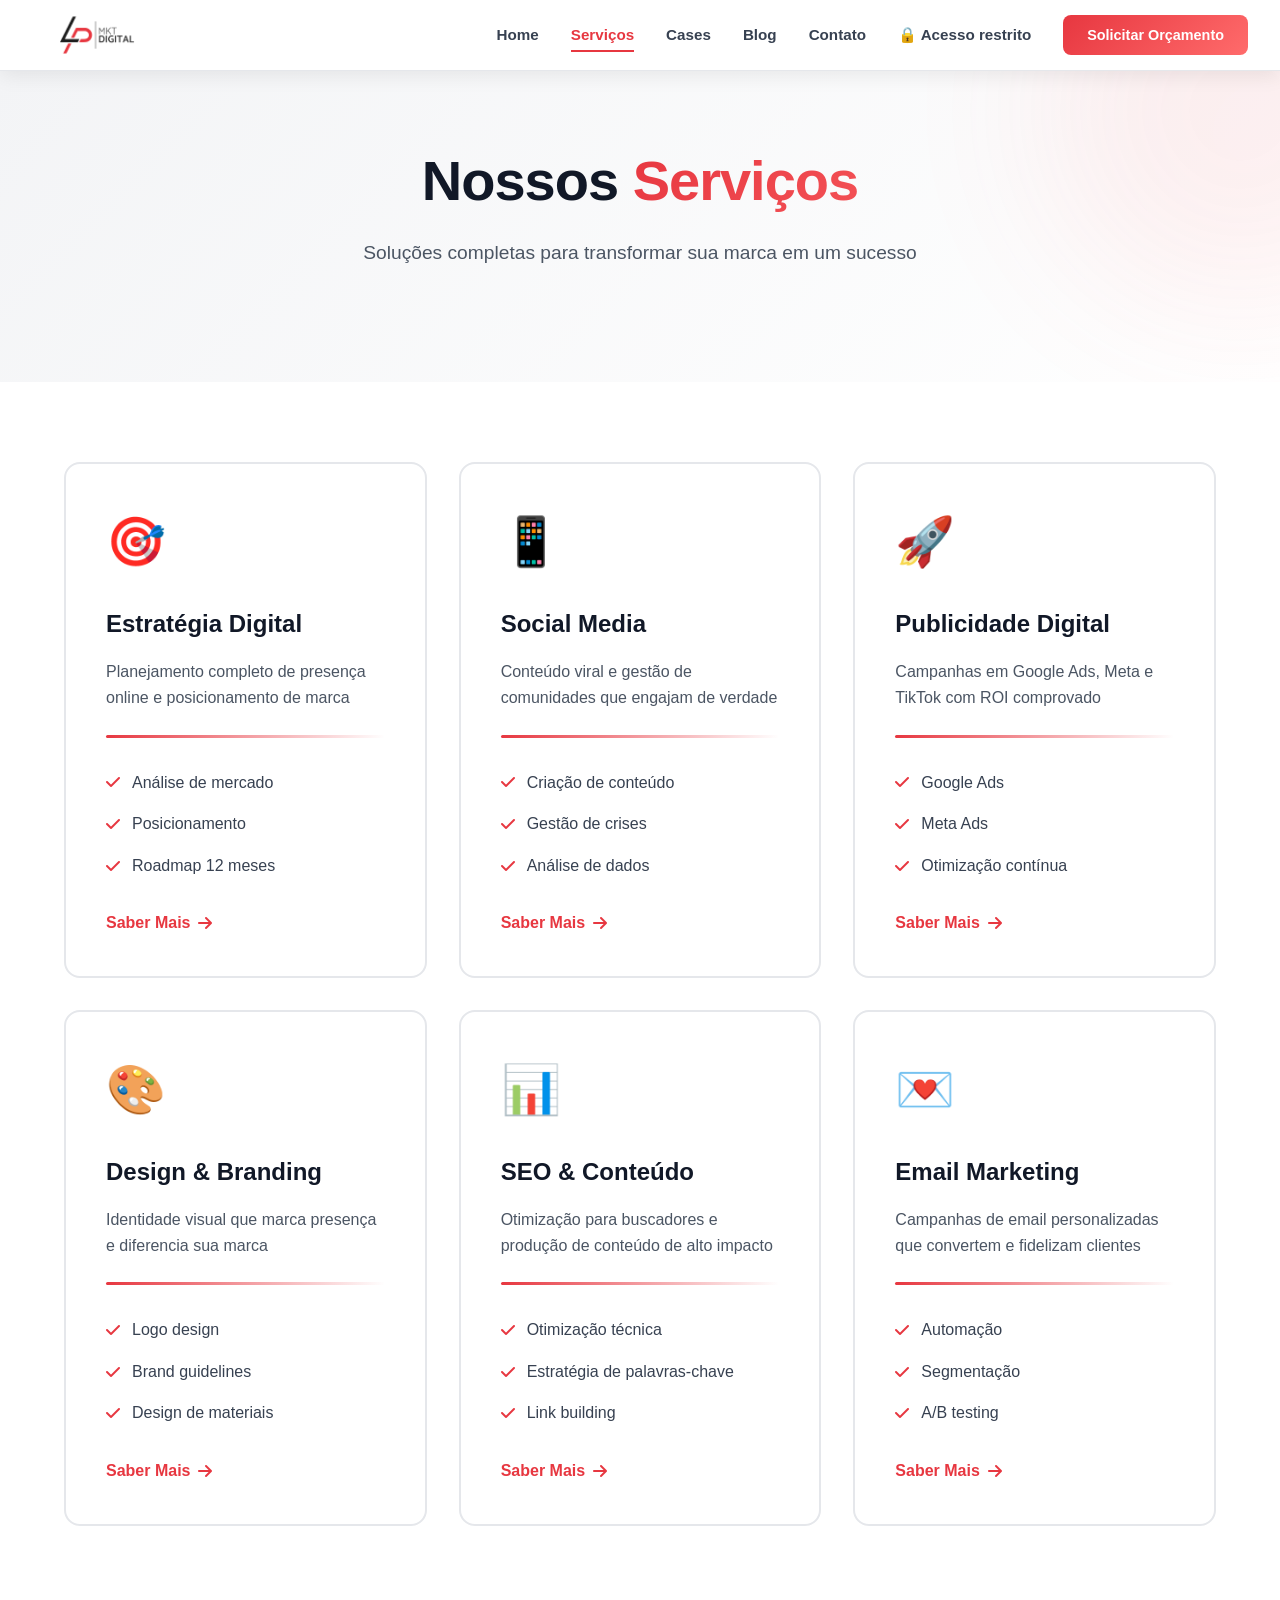
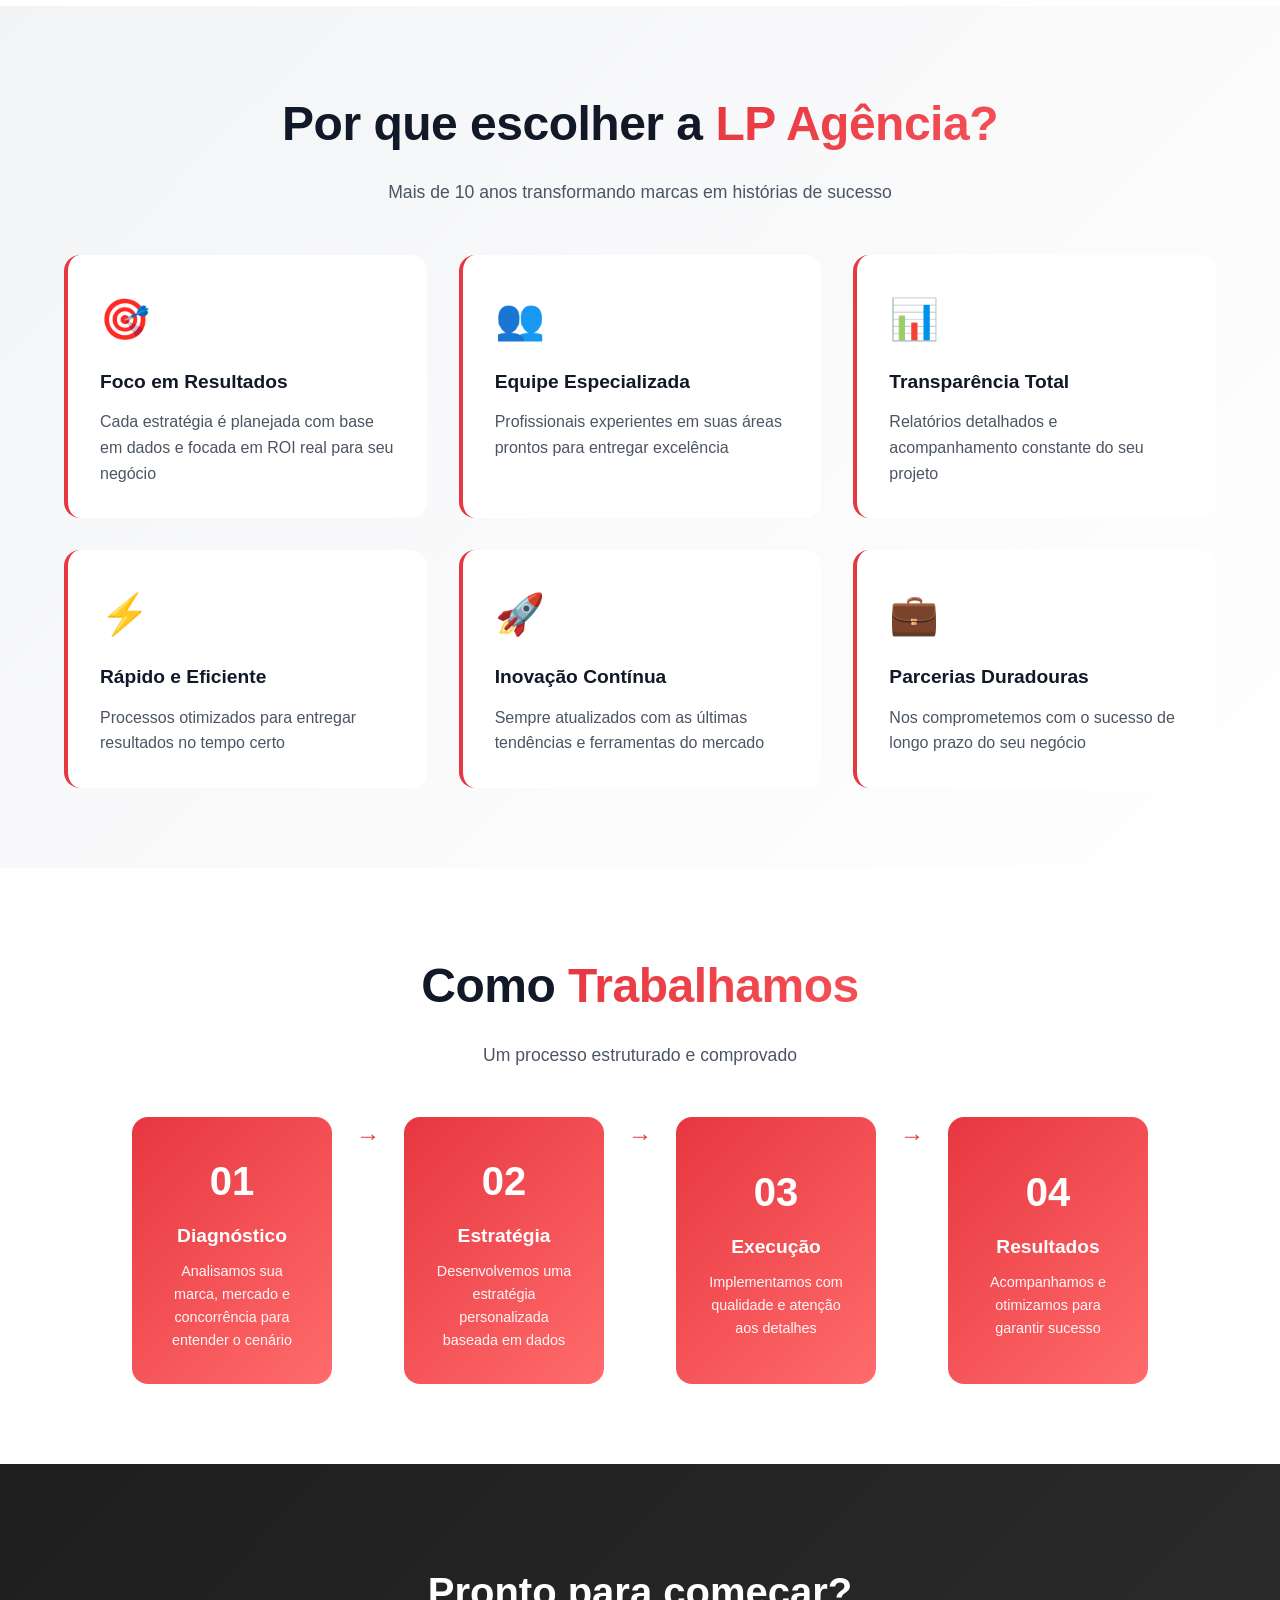
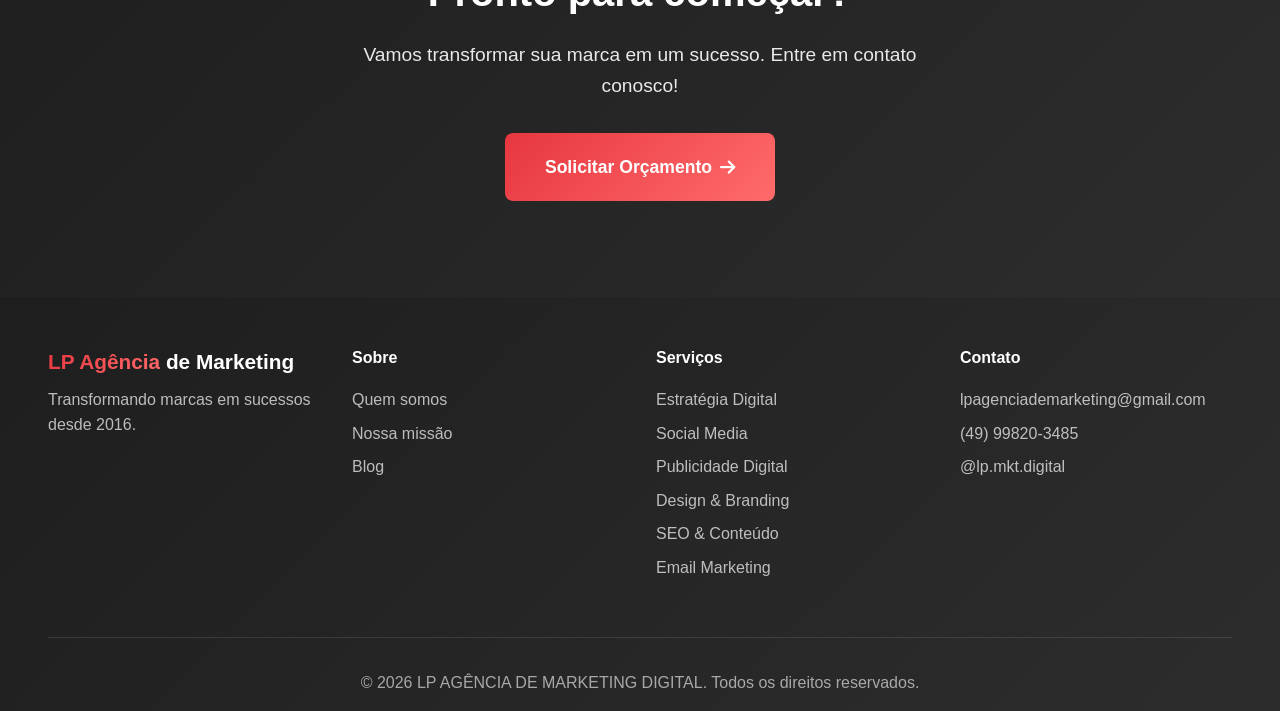
<file: Serviços/servicos.html>
<!DOCTYPE html>
<html lang="pt-BR">
<head>
    <meta charset="UTF-8">
    <meta name="viewport" content="width=device-width, initial-scale=1.0">
    <title>Serviços - LP Agência de Marketing</title>
    <link rel="stylesheet" href="../Compartilhar/shared.css">
    <link rel="stylesheet" href="https://cdnjs.cloudflare.com/ajax/libs/font-awesome/6.4.0/css/all.min.css">
</head>
<body>
    <!-- Navigation -->
    <nav class="navbar" id="navbar"></nav>

    <!-- Hero Section -->
    <section class="hero hero-secondary">
        <div class="hero-bg"></div>
        <div class="container">
            <div class="hero-content-centered fade-in-up">
                <h1 class="hero-title fade-in-up-delay-1">Nossos <span class="gradient-text">Serviços</span></h1>
                <p class="hero-description fade-in-up-delay-2">Soluções completas para transformar sua marca em um sucesso</p>
            </div>
        </div>
    </section>

    <!-- Services Grid -->
    <section class="services-full">
        <div class="container">
            <div class="services-grid-full" id="servicesGridFull">
                <!-- Services will be generated by JavaScript -->
            </div>
        </div>
    </section>

    <!-- Why Choose Us -->
    <section class="why-choose-us">
        <div class="container">
            <div class="section-header fade-in">
                <h2 class="section-title">Por que escolher a <span class="gradient-text">LP Agência?</span></h2>
                <p class="section-description">Mais de 10 anos transformando marcas em histórias de sucesso</p>
            </div>

            <div class="benefits-grid">
                <div class="benefit-card fade-in bounce-in-animation">
                    <div class="benefit-icon">🎯</div>
                    <h3>Foco em Resultados</h3>
                    <p>Cada estratégia é planejada com base em dados e focada em ROI real para seu negócio</p>
                </div>

                <div class="benefit-card fade-in bounce-in-animation" style="animation-delay: 0.1s;">
                    <div class="benefit-icon">👥</div>
                    <h3>Equipe Especializada</h3>
                    <p>Profissionais experientes em suas áreas prontos para entregar excelência</p>
                </div>

                <div class="benefit-card fade-in bounce-in-animation" style="animation-delay: 0.2s;">
                    <div class="benefit-icon">📊</div>
                    <h3>Transparência Total</h3>
                    <p>Relatórios detalhados e acompanhamento constante do seu projeto</p>
                </div>

                <div class="benefit-card fade-in bounce-in-animation" style="animation-delay: 0.3s;">
                    <div class="benefit-icon">⚡</div>
                    <h3>Rápido e Eficiente</h3>
                    <p>Processos otimizados para entregar resultados no tempo certo</p>
                </div>

                <div class="benefit-card fade-in bounce-in-animation" style="animation-delay: 0.4s;">
                    <div class="benefit-icon">🚀</div>
                    <h3>Inovação Contínua</h3>
                    <p>Sempre atualizados com as últimas tendências e ferramentas do mercado</p>
                </div>

                <div class="benefit-card fade-in bounce-in-animation" style="animation-delay: 0.5s;">
                    <div class="benefit-icon">💼</div>
                    <h3>Parcerias Duradouras</h3>
                    <p>Nos comprometemos com o sucesso de longo prazo do seu negócio</p>
                </div>
            </div>
        </div>
    </section>

    <!-- Service Process -->
    <section class="service-process">
        <div class="container">
            <div class="section-header fade-in">
                <h2 class="section-title">Como <span class="gradient-text">Trabalhamos</span></h2>
                <p class="section-description">Um processo estruturado e comprovado</p>
            </div>

            <div class="process-steps">
                <div class="process-step fade-in bounce-in-animation">
                    <div class="step-number">01</div>
                    <h3>Diagnóstico</h3>
                    <p>Analisamos sua marca, mercado e concorrência para entender o cenário</p>
                </div>

                <div class="process-arrow">→</div>

                <div class="process-step fade-in bounce-in-animation" style="animation-delay: 0.1s;">
                    <div class="step-number">02</div>
                    <h3>Estratégia</h3>
                    <p>Desenvolvemos uma estratégia personalizada baseada em dados</p>
                </div>

                <div class="process-arrow">→</div>

                <div class="process-step fade-in bounce-in-animation" style="animation-delay: 0.2s;">
                    <div class="step-number">03</div>
                    <h3>Execução</h3>
                    <p>Implementamos com qualidade e atenção aos detalhes</p>
                </div>

                <div class="process-arrow">→</div>

                <div class="process-step fade-in bounce-in-animation" style="animation-delay: 0.3s;">
                    <div class="step-number">04</div>
                    <h3>Resultados</h3>
                    <p>Acompanhamos e otimizamos para garantir sucesso</p>
                </div>
            </div>
        </div>
    </section>

    <!-- CTA Section -->
    <section class="cta-section">
        <div class="cta-bg"></div>
        <div class="container">
            <div class="cta-content fade-in">
                <h2 class="cta-title">Pronto para começar?</h2>
                <p class="cta-description">Vamos transformar sua marca em um sucesso. Entre em contato conosco!</p>
                <a href="../Contato/contato.html" class="btn btn-large btn-primary hover-lift">
                    Solicitar Orçamento <i class="fas fa-arrow-right"></i>
                </a>
            </div>
        </div>
    </section>

    <!-- Footer -->
    <footer class="footer" id="footer"></footer>

    <script src="../Compartilhar/shared.js"></script>
    <script src="servicos.js"></script>
</body>
</html>
</file>
<file: Compartilhar/shared.css>
* {
    margin: 0;
    padding: 0;
    box-sizing: border-box;
}

:root {
    --color-white: #ffffff;
    --color-black: #1e1e1e;
    --color-red: #e73740;
    --color-red-dark: #c92a32;
    --color-red-light: #fee2e2;
    --color-gray-100: #f3f4f6;
    --color-gray-200: #e5e7eb;
    --color-gray-300: #d1d5db;
    --color-gray-400: #9ca3af;
    --color-gray-500: #6b7280;
    --color-gray-600: #4b5563;
    --color-gray-700: #374151;
    --color-gray-800: #1f2937;
    --color-gray-900: #111827;
    --color-blue: #2563eb;
    --color-purple: #9333ea;
    --color-indigo: #4f46e5;
}

/* ========== ANIMATIONS ========== */
@keyframes fadeInUp {
    from {
        opacity: 0;
        transform: translateY(40px);
    }
    to {
        opacity: 1;
        transform: translateY(0);
    }
}

@keyframes fadeInRight {
    from {
        opacity: 0;
        transform: translateX(40px);
    }
    to {
        opacity: 1;
        transform: translateX(0);
    }
}

@keyframes slideInLeft {
    from {
        opacity: 0;
        transform: translateX(-40px);
    }
    to {
        opacity: 1;
        transform: translateX(0);
    }
}

@keyframes slideInDown {
    from {
        opacity: 0;
        transform: translateY(-20px);
    }
    to {
        opacity: 1;
        transform: translateY(0);
    }
}

@keyframes floating {
    0%, 100% {
        transform: translateY(0px);
    }
    50% {
        transform: translateY(-20px);
    }
}

@keyframes pulse {
    0%, 100% {
        opacity: 1;
    }
    50% {
        opacity: 0.7;
    }
}

@keyframes glow {
    0%, 100% {
        box-shadow: 0 0 20px rgba(231, 55, 64, 0.3);
    }
    50% {
        box-shadow: 0 0 40px rgba(231, 55, 64, 0.6);
    }
}

@keyframes gradient-shift {
    0% {
        background-position: 0% 50%;
    }
    50% {
        background-position: 100% 50%;
    }
    100% {
        background-position: 0% 50%;
    }
}

@keyframes float-up {
    from {
        opacity: 0;
        transform: translateY(20px);
    }
    to {
        opacity: 1;
        transform: translateY(0);
    }
}

@keyframes wiggle {
    0%, 100% {
        transform: rotate(0deg);
    }
    25% {
        transform: rotate(1deg);
    }
    75% {
        transform: rotate(-1deg);
    }
}

@keyframes bounce-in {
    0% {
        opacity: 0;
        transform: scale(0.3);
    }
    50% {
        opacity: 1;
    }
    100% {
        transform: scale(1);
    }
}

@keyframes scale-up {
    from {
        transform: scale(0.95);
        opacity: 0;
    }
    to {
        transform: scale(1);
        opacity: 1;
    }
}

/* ========== ANIMATION CLASSES ========== */
.fade-in-up {
    animation: fadeInUp 0.8s ease-out;
}

.fade-in-up-delay-1 {
    animation: fadeInUp 0.8s ease-out 0.2s both;
}

.fade-in-up-delay-2 {
    animation: fadeInUp 0.8s ease-out 0.4s both;
}

.fade-in-up-delay-3 {
    animation: fadeInUp 0.8s ease-out 0.6s both;
}

.fade-in-up-delay-4 {
    animation: fadeInUp 0.8s ease-out 0.8s both;
}

.fade-in-right {
    animation: fadeInRight 0.8s ease-out 0.3s both;
}

.fade-in {
    animation: fadeInUp 0.8s ease-out;
}

.slide-in-left {
    animation: slideInLeft 0.8s ease-out;
}

.slide-in-left-delay {
    animation: slideInLeft 0.8s ease-out 0.2s both;
}

.slide-in-left-delay-2 {
    animation: slideInLeft 0.8s ease-out 0.4s both;
}

.slide-in-down {
    animation: slideInDown 0.6s ease-out;
}

.floating {
    animation: floating 3s ease-in-out infinite;
}

.pulse-animation {
    animation: pulse 2s ease-in-out infinite;
}

.glow-animation {
    animation: glow 2s ease-in-out infinite;
}

.bounce-in-animation {
    animation: bounce-in 0.6s cubic-bezier(0.68, -0.55, 0.265, 1.55);
}

.scale-up-animation {
    animation: scale-up 0.6s ease-out;
}

.wiggle-animation {
    animation: wiggle 0.5s ease-in-out;
}

/* ========== HOVER EFFECTS ========== */
.hover-lift {
    transition: all 0.3s cubic-bezier(0.34, 1.56, 0.64, 1);
}

.hover-lift:hover {
    transform: translateY(-5px);
    box-shadow: 0 15px 40px rgba(231, 55, 64, 0.2);
}

.hover-scale {
    transition: transform 0.3s ease;
}

.hover-scale:hover {
    transform: scale(1.05);
}

.hover-glow:hover {
    box-shadow: 0 0 30px rgba(231, 55, 64, 0.4);
}

/* ========== BASIC STYLES ========== */
html {
    scroll-behavior: smooth;
    font-size: clamp(14px, 1.5vw, 16px);
}

body {
    font-family: 'Segoe UI', Tahoma, Geneva, Verdana, sans-serif;
    background-color: var(--color-white);
    color: var(--color-gray-900);
    line-height: 1.6;
    overflow-x: hidden;
}

.container {
    max-width: 1280px;
    margin: 0 auto;
    padding: 0 clamp(1rem, 5vw, 2rem);
}

/* ========== NAVBAR ========== */
.navbar {
    position: fixed;
    top: 0;
    width: 100%;
    z-index: 50;
    background: rgba(255, 255, 255, 0.95);
    backdrop-filter: blur(10px);
    border-bottom: 1px solid var(--color-gray-200);
    box-shadow: 0 4px 20px rgba(0, 0, 0, 0.08);
    animation: slideInDown 0.6s ease-out;
}

.nav-container {
    max-width: 1280px;
    margin: 0 auto;
    padding: 0 clamp(1rem, 5vw, 2rem);
    display: flex;
    justify-content: space-between;
    align-items: center;
    height: 70px;
}

.logo {
    display: inline-block;
    /* legacy text styles, will be overridden when using img */
    font-size: 1.3rem;
    font-weight: 800;
    letter-spacing: -0.5px;
}

.logo-img {
    height: 50px; /* base height inside 70px navbar */
    width: auto;
    display: block;
    transform: scale(2.6); /* maximum zoom requested by user */
    transform-origin: left center; /* keep it anchored at left */
}

/* if you prefer a different zoom level, adjust the scale() value above */
.logo-nexus {
    color: var(--color-red);
    background: linear-gradient(135deg, #e73740, #ff6b6b);
    -webkit-background-clip: text;
    -webkit-text-fill-color: transparent;
    background-clip: text;
}

.logo-agency {
    color: var(--color-black);
    margin-left: 0.3rem;
}

.nav-menu {
    display: flex;
    gap: 2rem;
    align-items: center;
}

.nav-link {
    font-size: 0.95rem;
    font-weight: 600;
    color: var(--color-gray-700);
    text-decoration: none;
    transition: all 0.3s ease;
    position: relative;
}

.nav-link::after {
    content: '';
    position: absolute;
    bottom: -5px;
    left: 0;
    width: 0;
    height: 2px;
    background: var(--color-red);
    transition: width 0.3s ease;
}

.nav-link:hover {
    color: var(--color-red);
}

.nav-link:hover::after {
    width: 100%;
}

.nav-link.active {
    color: var(--color-red);
}

.nav-link.active::after {
    width: 100%;
}

.btn-orcamento {
    background: linear-gradient(135deg, #e73740, #ff6b6b);
    color: white;
    padding: 0.75rem 1.5rem;
    border: none;
    border-radius: 0.5rem;
    font-weight: 700;
    cursor: pointer;
    transition: all 0.3s cubic-bezier(0.34, 1.56, 0.64, 1);
    font-size: 0.9rem;
}

.btn-orcamento:hover {
    transform: translateY(-3px);
    box-shadow: 0 10px 30px rgba(231, 55, 64, 0.3);
}

.mobile-menu-btn {
    display: none;
    background: none;
    border: none;
    font-size: 1.5rem;
    cursor: pointer;
    color: var(--color-black);
    transition: transform 0.3s ease;
}

.mobile-menu-btn:hover {
    transform: rotate(90deg);
}

/* ========== HERO SECTION ========== */
.hero {
    margin-top: 70px;
    padding: clamp(2rem, 8vw, 5rem) clamp(1rem, 5vw, 2rem);
    position: relative;
    overflow: hidden;
    background: linear-gradient(135deg, #ffffff 0%, #f3f4f6 100%);
}

.hero-bg {
    position: absolute;
    top: -160px;
    right: -160px;
    width: 400px;
    height: 400px;
    background: linear-gradient(135deg, #e73740, #ff6b6b);
    border-radius: 50%;
    opacity: 0.08;
    filter: blur(80px);
    z-index: 0;
    animation: floating 8s ease-in-out infinite;
}

.hero-animated-elements {
    position: absolute;
    width: 100%;
    height: 100%;
    overflow: hidden;
    z-index: 1;
}

.floating-element {
    position: absolute;
    background: linear-gradient(135deg, #e73740, #ff6b6b);
    border-radius: 50%;
    opacity: 0.05;
    filter: blur(60px);
    animation: floating 6s ease-in-out infinite;
}

.element-1 {
    width: 200px;
    height: 200px;
    top: 10%;
    left: -50px;
    animation-delay: 0s;
}

.element-2 {
    width: 300px;
    height: 300px;
    top: 50%;
    right: -100px;
    animation-delay: 1s;
}

.element-3 {
    width: 150px;
    height: 150px;
    bottom: 10%;
    left: 10%;
    animation-delay: 2s;
}

.hero .container {
    position: relative;
    z-index: 10;
}

.hero-content {
    display: grid;
    grid-template-columns: 1fr 1fr;
    gap: 3rem;
    align-items: center;
}

.hero-badge {
    display: inline-block;
    background: var(--color-red-light);
    color: var(--color-red);
    padding: 0.75rem 1.5rem;
    border-radius: 50px;
    font-size: 0.9rem;
    font-weight: 700;
    margin-bottom: 1.5rem;
    border: 2px solid var(--color-red);
}

.hero-title {
    font-size: clamp(2rem, 8vw, 3.5rem);
    font-weight: 900;
    line-height: 1.1;
    margin-bottom: 1.5rem;
    letter-spacing: -1px;
}

.gradient-text {
    background: linear-gradient(135deg, #e73740, #ff6b6b);
    -webkit-background-clip: text;
    -webkit-text-fill-color: transparent;
    background-clip: text;
    animation: gradient-shift 3s ease infinite;
    background-size: 200% 200%;
}

.highlight {
    color: var(--color-red);
}

.hero-description {
    font-size: clamp(1rem, 2vw, 1.2rem);
    color: var(--color-gray-600);
    margin-bottom: 2rem;
    line-height: 1.8;
}

.hero-buttons {
    display: flex;
    gap: 1rem;
    margin-bottom: 3rem;
    flex-wrap: wrap;
}

.btn {
    padding: 1rem 2rem;
    border: none;
    border-radius: 0.5rem;
    font-weight: 700;
    font-size: 1rem;
    cursor: pointer;
    transition: all 0.3s ease;
    display: inline-flex;
    align-items: center;
    gap: 0.5rem;
    text-decoration: none;
}

.btn-primary {
    background: linear-gradient(135deg, #e73740, #ff6b6b);
    color: white;
}

.btn-primary:hover {
    background: linear-gradient(135deg, #c92a32, #e73740);
}

.btn-secondary {
    border: 2px solid var(--color-black);
    color: var(--color-black);
    background-color: transparent;
}

.btn-secondary:hover {
    background-color: var(--color-black);
    color: white;
}

.btn-large {
    padding: 1.25rem 2.5rem;
    font-size: 1.1rem;
}

.btn.w-full {
    width: 100%;
    justify-content: center;
}

.hero-stats {
    display: flex;
    gap: clamp(2rem, 5vw, 3rem);
    flex-wrap: wrap;
}

.stat {
    display: flex;
    flex-direction: column;
    position: relative;
}

.stat-number {
    font-size: clamp(1.75rem, 4vw, 2.5rem);
    font-weight: 900;
    background: linear-gradient(135deg, #e73740, #ff6b6b);
    -webkit-background-clip: text;
    -webkit-text-fill-color: transparent;
    background-clip: text;
}

.stat-symbol {
    font-size: 1.5rem;
    color: var(--color-red);
    margin-left: -8px;
}

.stat-label {
    font-size: 0.9rem;
    color: var(--color-gray-600);
    margin-top: 0.3rem;
}

.hero-image {
    position: relative;
}

.image-box {
    background: linear-gradient(135deg, #f0f0f0, #e0e0e0);
    border-radius: 1rem;
    padding: 2rem;
    aspect-ratio: 1;
    display: flex;
    align-items: center;
    justify-content: center;
    font-size: 4rem;
    position: relative;
    overflow: hidden;
}

.image-box::before {
    content: '';
    position: absolute;
    inset: 0;
    background: linear-gradient(45deg, transparent 30%, rgba(231, 55, 64, 0.05) 50%, transparent 70%);
    animation: float-up 3s ease infinite;
}

/* ========== SECTIONS ========== */
section {
    padding: clamp(2rem, 8vw, 5rem) clamp(1rem, 5vw, 2rem);
}

.section-header {
    text-align: center;
    margin-bottom: clamp(2rem, 5vw, 3rem);
}

.section-title {
    font-size: clamp(1.75rem, 6vw, 3rem);
    font-weight: 900;
    margin-bottom: 1rem;
    letter-spacing: -0.5px;
}

.section-description {
    font-size: clamp(1rem, 2vw, 1.1rem);
    color: var(--color-gray-600);
    max-width: 600px;
    margin: 0 auto;
}

.text-center {
    text-align: center;
}

.mt-4 {
    margin-top: 2rem;
}

/* ========== FEATURED SERVICES SECTION ========== */
.featured-services {
    background: linear-gradient(135deg, #f3f4f6 0%, #ffffff 100%);
    position: relative;
    overflow: hidden;
}

.featured-services::before {
    content: '';
    position: absolute;
    top: -200px;
    right: -200px;
    width: 400px;
    height: 400px;
    background: radial-gradient(circle, rgba(231, 55, 64, 0.1) 0%, transparent 70%);
    border-radius: 50%;
    pointer-events: none;
}

.featured-services-grid {
    display: grid;
    grid-template-columns: repeat(auto-fit, minmax(250px, 1fr));
    gap: 1.5rem;
    position: relative;
    z-index: 1;
}

.service-card {
    background: white;
    padding: 2rem;
    border-radius: 1rem;
    border: 2px solid var(--color-gray-200);
    cursor: pointer;
    transition: all 0.3s cubic-bezier(0.34, 1.56, 0.64, 1);
    position: relative;
    overflow: hidden;
}

.service-card::before {
    content: '';
    position: absolute;
    top: 0;
    left: -100%;
    width: 100%;
    height: 100%;
    background: linear-gradient(90deg, transparent, rgba(231, 55, 64, 0.1), transparent);
    transition: left 0.5s ease;
}

.service-card:hover::before {
    left: 100%;
}

.service-card:hover {
    border-color: var(--color-red);
    transform: translateY(-10px);
    box-shadow: 0 20px 50px rgba(231, 55, 64, 0.15);
}

.service-card.active {
    background: linear-gradient(135deg, #e73740, #ff6b6b);
    color: white;
    border-color: var(--color-red);
    box-shadow: 0 20px 50px rgba(231, 55, 64, 0.3);
    transform: scale(1.05);
}

.service-icon {
    font-size: clamp(2rem, 5vw, 2.5rem);
    margin-bottom: 1rem;
}

.service-title {
    font-size: clamp(1.1rem, 2vw, 1.3rem);
    font-weight: 800;
    margin-bottom: 0.5rem;
}

.service-desc {
    margin-bottom: 1.5rem;
    font-size: 0.95rem;
    color: var(--color-gray-600);
}

.service-card.active .service-desc {
    color: rgba(255, 255, 255, 0.9);
}

.service-features {
    list-style: none;
}

.service-features li {
    font-size: 0.85rem;
    padding: 0.5rem 0;
    display: flex;
    align-items: center;
    gap: 0.5rem;
    color: var(--color-gray-700);
}

.service-features li::before {
    content: '✓';
    color: var(--color-red);
    font-weight: bold;
    width: 1.2rem;
}

.service-card.active .service-features li,
.service-card.active .service-features li::before {
    color: white;
}

/* ========== CASES SECTION ========== */
.featured-cases {
    background: white;
}

.cases-grid {
    display: grid;
    grid-template-columns: repeat(auto-fit, minmax(280px, 1fr));
    gap: 2rem;
}

.case-card {
    border-radius: 1rem;
    padding: 2.5rem;
    color: white;
    position: relative;
    overflow: hidden;
    cursor: pointer;
    transition: all 0.3s cubic-bezier(0.34, 1.56, 0.64, 1);
    min-height: 250px;
    display: flex;
    flex-direction: column;
    justify-content: flex-end;
}

.case-card::before {
    content: '';
    position: absolute;
    inset: 0;
    background: linear-gradient(135deg, rgba(0,0,0,0) 0%, rgba(0,0,0,0.2) 100%);
    z-index: 1;
}

.case-card::after {
    content: '';
    position: absolute;
    top: 0;
    right: 0;
    width: 200px;
    height: 200px;
    background: white;
    opacity: 0.05;
    border-radius: 50%;
    margin-right: -100px;
    margin-top: -100px;
    transition: all 0.3s ease;
}

.case-card:hover {
    transform: translateY(-15px);
    box-shadow: 0 25px 60px rgba(0, 0, 0, 0.2);
}

.case-card:hover::after {
    transform: scale(1.5);
}

.case-content {
    position: relative;
    z-index: 2;
}

.case-name {
    font-size: 1.3rem;
    font-weight: 800;
    margin-bottom: 0.75rem;
}

.case-result {
    font-size: clamp(1.75rem, 4vw, 2.5rem);
    font-weight: 900;
    margin-bottom: 0.5rem;
}

.case-text {
    font-size: 0.95rem;
    opacity: 0.95;
}

.bg-blue { 
    background: linear-gradient(135deg, #2563eb 0%, #1d4ed8 100%);
}

.bg-purple { 
    background: linear-gradient(135deg, #9333ea 0%, #7e22ce 100%);
}

.bg-indigo { 
    background: linear-gradient(135deg, #4f46e5 0%, #4338ca 100%);
}

/* ========== TESTIMONIALS SECTION ========== */
.testimonials {
    background: linear-gradient(135deg, #1e1e1e 0%, #2d2d2d 100%);
    color: white;
    position: relative;
    overflow: hidden;
}

.testimonials::before {
    /* removed decorative radial highlight so background matches CTA/footer exactly */
    content: '';
    position: absolute;
    top: -300px;
    left: -300px;
    width: 600px;
    height: 600px;
    background: transparent;
    border-radius: 50%;
    pointer-events: none;
}

.testimonials-grid {
    display: flex;
    gap: 2rem;
    position: relative;
    z-index: 1;
    animation: marquee 20s linear infinite; /* faster scroll */
}

@keyframes marquee {
    0% { transform: translateX(0); }
    100% { transform: translateX(-50%); }
}

.testimonials-grid > * {
    flex: 0 0 auto;
}

.testimonial-card {
    background: rgba(255, 255, 255, 0.05);
    backdrop-filter: blur(10px);
    border: 1px solid rgba(231, 55, 64, 0.2);
    border-radius: 1rem;
    padding: 2rem;
    transition: all 0.3s ease;
}

.testimonial-card:hover {
    background: rgba(255, 255, 255, 0.08);
    border-color: var(--color-red);
    transform: translateY(-10px);
}

.testimonial-stars {
    display: flex;
    gap: 0.25rem;
    margin-bottom: 1rem;
}

.star {
    color: var(--color-red);
    font-size: 1rem;
    animation: bounce-in 0.6s ease-out;
}

.testimonial-text {
    font-size: 1rem;
    margin-bottom: 1.5rem;
    line-height: 1.8;
    color: rgba(255, 255, 255, 0.9);
}

.testimonial-author {
    font-weight: 800;
    font-size: 1rem;
}

.testimonial-role {
    color: rgba(231, 55, 64, 0.8);
    font-size: 0.9rem;
}

/* ========== CTA SECTION ========== */
.cta-section {
    background: linear-gradient(135deg, #1e1e1e 0%, #2d2d2d 100%);
    color: white;
    padding: clamp(3rem, 10vw, 6rem) clamp(1rem, 5vw, 2rem);
    position: relative;
    overflow: hidden;
}

.cta-bg {
    /* remove colorful overlay so CTA background matches other dark sections */
    position: absolute;
    top: 50%;
    left: 50%;
    transform: translate(-50%, -50%);
    width: 500px;
    height: 500px;
    background: transparent; /* no gradient circle */
    border-radius: 50%;
    opacity: 0;
    filter: none;
    animation: none;
}

.cta-content {
    position: relative;
    z-index: 10;
    text-align: center;
    max-width: 600px;
    margin: 0 auto;
}

.cta-title {
    font-size: clamp(1.75rem, 6vw, 2.5rem);
    font-weight: 900;
    margin-bottom: 1rem;
}

.cta-description {
    font-size: clamp(1rem, 2vw, 1.2rem);
    margin-bottom: 2rem;
    color: rgba(255, 255, 255, 0.9);
}

.cta-description .highlight {
    color: var(--color-red);
}

/* ========== FOOTER ========== */
.footer {
    /* ensure footer background identical to testimonials and CTA */
    background: linear-gradient(135deg, #1e1e1e 0%, #2d2d2d 100%);
    color: white;
    padding: 3rem 1rem 1rem;
}

.footer-grid {
    max-width: 1280px;
    margin: 0 auto;
    display: grid;
    grid-template-columns: repeat(auto-fit, minmax(200px, 1fr));
    gap: 2rem;
    margin-bottom: 3rem;
}

.footer-col h4 {
    font-weight: 800;
    margin-bottom: 1rem;
}

.footer-col ul {
    list-style: none;
}

.footer-col ul li {
    margin-bottom: 0.5rem;
}

.footer-col a {
    color: rgba(255, 255, 255, 0.7);
    text-decoration: none;
    transition: all 0.3s ease;
}

.footer-col a:hover {
    color: var(--color-red);
    margin-left: 5px;
}

.footer-logo {
    font-size: 1.3rem;
    font-weight: 800;
    margin-bottom: 0.5rem;
}

.footer-logo .logo-nexus {
    background: linear-gradient(135deg, #e73740, #ff6b6b);
    -webkit-background-clip: text;
    -webkit-text-fill-color: transparent;
    background-clip: text;
}

.footer-col p {
    color: rgba(255, 255, 255, 0.7);
}

.footer-bottom {
    max-width: 1280px;
    margin: 0 auto;
    border-top: 1px solid rgba(255, 255, 255, 0.1);
    padding-top: 2rem;
    text-align: center;
    color: rgba(255, 255, 255, 0.6);
}

/* ========== RESPONSIVE ========== */
@media (max-width: 1024px) {
    .hero-content {
        grid-template-columns: 1fr;
    }

    .hero-image {
        display: none;
    }

    .featured-services-grid {
        grid-template-columns: repeat(2, 1fr);
    }

    .cases-grid {
        grid-template-columns: repeat(2, 1fr);
    }
}

@media (max-width: 768px) {
    .nav-container {
        height: 60px;
    }

    .logo {
        font-size: 1.1rem;
    }

    .nav-menu {
        display: none;
        position: absolute;
        top: 60px;
        left: 0;
        width: 100%;
        flex-direction: column;
        gap: 1rem;
        background: rgba(255, 255, 255, 0.98);
        padding: 1rem;
        border-bottom: 1px solid var(--color-gray-200);
    }

    .nav-menu.active {
        display: flex;
    }

    .mobile-menu-btn {
        display: block;
    }

    .hero {
        margin-top: 60px;
    }

    .hero-buttons {
        flex-direction: column;
    }

    .hero-stats {
        gap: 1.5rem;
    }

    .featured-services-grid {
        grid-template-columns: 1fr;
    }

    .cases-grid {
        grid-template-columns: 1fr;
    }

    .testimonials-grid {
        grid-template-columns: 1fr;
    }

    .footer-grid {
        grid-template-columns: 1fr;
    }
}

@media (max-width: 480px) {
    .hero-title {
        font-size: 1.75rem;
    }

    .section-title {
        font-size: 1.5rem;
    }

    .btn {
        padding: 0.85rem 1.5rem;
        font-size: 0.9rem;
    }

    .hero-stats {
        flex-direction: column;
        gap: 1rem;
    }

    .floating-element {
        filter: blur(40px);
        opacity: 0.03;
    }
}

/* ========== SECONDARY HERO ========== */
.hero-secondary {
    background: linear-gradient(135deg, #f3f4f6 0%, #ffffff 100%);
}

.hero-content-centered {
    text-align: center;
    max-width: 800px;
    margin: 0 auto;
}

/* ========== SERVICES FULL PAGE ========== */
.services-full {
    background: white;
}

.services-grid-full {
    display: grid;
    grid-template-columns: repeat(3, 1fr); /* three columns: 3 on top, 3 below when six items */
    gap: 2rem;
}

/* make grid adapt on narrower screens */
@media (max-width: 1024px) {
    .services-grid-full {
        grid-template-columns: repeat(auto-fit, minmax(300px, 1fr));
    }
}

.service-card-full {
    background: white;
    padding: 2.5rem;
    border-radius: 1rem;
    border: 2px solid var(--color-gray-200);
    transition: all 0.3s cubic-bezier(0.34, 1.56, 0.64, 1);
    position: relative;
    overflow: hidden;
}

.service-card-full::before {
    content: '';
    position: absolute;
    top: 0;
    left: -100%;
    width: 100%;
    height: 100%;
    background: linear-gradient(90deg, transparent, rgba(231, 55, 64, 0.1), transparent);
    transition: left 0.5s ease;
}

.service-card-full:hover::before {
    left: 100%;
}

.service-card-full:hover {
    border-color: var(--color-red);
    transform: translateY(-15px);
    box-shadow: 0 25px 60px rgba(231, 55, 64, 0.15);
}

.service-card-icon {
    font-size: 3rem;
    margin-bottom: 1.5rem;
}

.service-card-title {
    font-size: 1.5rem;
    font-weight: 800;
    margin-bottom: 1rem;
}

.service-card-desc {
    color: var(--color-gray-600);
    margin-bottom: 1.5rem;
}

.service-card-divider {
    height: 3px;
    background: linear-gradient(90deg, var(--color-red), transparent);
    margin: 1.5rem 0;
    border-radius: 2px;
}

.service-card-features {
    list-style: none;
    margin-bottom: 1.5rem;
}

.service-card-features li {
    padding: 0.5rem 0;
    color: var(--color-gray-700);
    display: flex;
    align-items: center;
    gap: 0.75rem;
}

.service-card-features li i {
    color: var(--color-red);
}

.service-card-cta {
    display: inline-flex;
    align-items: center;
    gap: 0.5rem;
    color: var(--color-red);
    font-weight: 700;
    text-decoration: none;
    transition: all 0.3s ease;
}

.service-card-cta:hover {
    gap: 1rem;
}

/* ========== WHY CHOOSE US ========== */
.why-choose-us {
    background: linear-gradient(135deg, #f3f4f6 0%, #ffffff 100%);
}

.benefits-grid {
    display: grid;
    grid-template-columns: repeat(3, 1fr); /* três colunas para 3 em cima e 3 embaixo */
    gap: 2rem;
}

/* responsivo igual ao .services-grid-full */
@media (max-width: 1024px) {
    .benefits-grid {
        grid-template-columns: repeat(auto-fit, minmax(280px, 1fr));
    }
}

.benefit-card {
    background: white;
    padding: 2rem;
    border-radius: 1rem;
    border-left: 4px solid var(--color-red);
    transition: all 0.3s ease;
}

.benefit-card:hover {
    transform: translateY(-10px);
    box-shadow: 0 15px 40px rgba(231, 55, 64, 0.1);
}

.benefit-icon {
    font-size: 2.5rem;
    margin-bottom: 1rem;
}

.benefit-card h3 {
    font-size: 1.2rem;
    font-weight: 800;
    margin-bottom: 0.75rem;
}

.benefit-card p {
    color: var(--color-gray-600);
}

/* ========== SERVICE PROCESS ========== */
.service-process {
    background: white;
}

.process-steps {
    display: flex;
    align-items: stretch; /* ensure all cards match tallest height */
    justify-content: center;
    gap: 1rem;
    max-width: 1000px;
    margin: 0 auto;
}

.process-step {
    flex: 1;
    min-width: 200px; /* garante largura mínima igual para todos os cards */
    min-height: 220px; /* altura igual para uniformizar visual em mobile */
    background: linear-gradient(135deg, #e73740, #ff6b6b);
    color: white;
    padding: 2rem;
    border-radius: 1rem;
    text-align: center;
    display: flex;
    flex-direction: column;
    justify-content: center;
}

.process-arrow {
    flex: none;
    font-size: 1.5rem;
    color: var(--color-red);
    text-align: center;
    margin: 0 0.5rem;
}

.step-number {
    font-size: 2.5rem;
    font-weight: 900;
    margin-bottom: 0.5rem;
}

.process-step h3 {
    font-size: 1.2rem;
    margin-bottom: 0.5rem;
}

.process-step p {
    font-size: 0.9rem;
    opacity: 0.95;
}

}

/* ========== CASES FULL PAGE ========== */
.cases-full {
    background: white;
}

.cases-grid-full {
    display: grid;
    grid-template-columns: repeat(auto-fit, minmax(300px, 1fr));
    gap: 2rem;
}

/* ========== CASE DETAILS BOXES ========== */
.case-details {
    background: #f9f9f9;
    padding: 3rem 0;
}

.case-details-grid {
    display: grid;
    grid-template-columns: repeat(auto-fit, minmax(300px, 1fr));
    gap: 2rem;
}

.case-card-detail {
    background: white;
    padding: 2rem;
    border-radius: 1rem;
    box-shadow: 0 4px 10px rgba(0,0,0,0.1);
    display: flex;
    flex-direction: column;
    gap: 1rem;
    transition: transform 0.3s ease, box-shadow 0.3s ease;
    min-height: 380px; /* make cards taller so video has more space */
}

.case-card-detail:hover {
    transform: translateY(-5px);
    box-shadow: 0 8px 20px rgba(0,0,0,0.15);
}

.video-container video {
    position: absolute;
    top: 0;
    left: 0;
    width: 100%;
    height: 100%;
    object-fit: cover;
    cursor: pointer;
    transition: transform 0.3s ease;
}

.video-container video:hover {
    transform: scale(1.05);
}

.case-card-detail h3 {
    margin: 0;
    font-size: 1.25rem;
}

.video-container {
    position: relative;
    padding-top: 60%; /* slightly taller ratio for more video height */
    overflow: hidden;
    border-radius: 0.75rem;
    background: #000;
}

.video-container video {
    position: absolute;
    top: 0;
    left: 0;
    width: 100%;
    height: 100%;
    object-fit: cover;
    cursor: pointer;
}

.case-card-full {
    border-radius: 1rem;
    padding: 2.5rem;
    color: white;
    position: relative;
    overflow: hidden;
    cursor: pointer;
    transition: all 0.3s cubic-bezier(0.34, 1.56, 0.64, 1);
    min-height: 300px;
    display: flex;
    flex-direction: column;
    justify-content: flex-end;
}

.case-card-full::before {
    content: '';
    position: absolute;
    inset: 0;
    background: linear-gradient(135deg, rgba(0,0,0,0) 0%, rgba(0,0,0,0.3) 100%);
    z-index: 1;
}

.case-card-full::after {
    content: '';
    position: absolute;
    top: 0;
    right: 0;
    width: 300px;
    height: 300px;
    background: white;
    opacity: 0.05;
    border-radius: 50%;
    margin-right: -150px;
    margin-top: -150px;
    transition: all 0.3s ease;
}

.case-card-full:hover {
    transform: translateY(-20px);
    box-shadow: 0 30px 70px rgba(0, 0, 0, 0.25);
}

.case-card-full:hover::after {
    transform: scale(1.5);
}

.case-card-content {
    position: relative;
    z-index: 2;
}

.case-card-name {
    font-size: 1.5rem;
    font-weight: 800;
    margin-bottom: 0.75rem;
}

.case-card-result {
    font-size: 2.5rem;
    font-weight: 900;
    margin-bottom: 1rem;
}

.case-card-description {
    font-size: 1rem;
    opacity: 0.95;
    margin-bottom: 1.5rem;
}

.case-card-cta {
    display: inline-flex;
    align-items: center;
    gap: 0.5rem;
    color: white;
    font-weight: 700;
    text-decoration: none;
    transition: all 0.3s ease;
    width: fit-content;
}

.case-card-cta:hover {
    gap: 1rem;
}

/* ========== STATS SECTION ========== */
.stats-section {
    background: linear-gradient(135deg, #1e1e1e 0%, #2d2d2d 100%);
    color: white;
}

.stats-grid {
    display: grid;
    grid-template-columns: repeat(auto-fit, minmax(200px, 1fr));
    gap: 2rem;
}

.stat-box {
    text-align: center;
    padding: 2rem;
    background: rgba(255, 255, 255, 0.05);
    border: 1px solid rgba(231, 55, 64, 0.2);
    border-radius: 1rem;
    transition: all 0.3s ease;
}

.stat-box:hover {
    background: rgba(255, 255, 255, 0.08);
    border-color: var(--color-red);
    transform: translateY(-10px);
}

.stat-box-number {
    font-size: 3rem;
    font-weight: 900;
    background: linear-gradient(135deg, #e73740, #ff6b6b);
    -webkit-background-clip: text;
    -webkit-text-fill-color: transparent;
    background-clip: text;
    margin-bottom: 0.5rem;
}

.stat-box p {
    font-size: 1.1rem;
}

/* ========== BLOG FULL PAGE ========== */
.blog-full {
    background: white;
}

.blog-grid-full {
    display: grid;
    grid-template-columns: repeat(auto-fit, minmax(300px, 1fr));
    gap: 2rem;
}

.blog-card-full {
    background: white;
    border-radius: 1rem;
    overflow: hidden;
    border: 1px solid var(--color-gray-200);
    transition: all 0.3s ease;
}

.blog-card-full:hover {
    transform: translateY(-15px);
    box-shadow: 0 20px 50px rgba(0, 0, 0, 0.1);
    border-color: var(--color-red);
}

.blog-card-image {
    height: 200px;
    transition: transform 0.3s ease;
}

.blog-card-full:hover .blog-card-image {
    transform: scale(1.1);
}

.blog-card-content {
    padding: 2rem;
}

.blog-card-meta {
    display: flex;
    align-items: center;
    gap: 1rem;
    margin-bottom: 1rem;
}

.blog-card-category {
    font-size: 0.75rem;
    font-weight: 700;
    padding: 0.5rem 1rem;
    border-radius: 50px;
}

.blog-card-date {
    font-size: 0.85rem;
    color: var(--color-gray-500);
}

.blog-card-title {
    font-size: 1.3rem;
    font-weight: 800;
    margin-bottom: 1rem;
}

.blog-card-excerpt {
    color: var(--color-gray-600);
    margin-bottom: 1.5rem;
    line-height: 1.6;
}

.blog-card-cta {
    display: inline-flex;
    align-items: center;
    gap: 0.5rem;
    color: var(--color-red);
    font-weight: 700;
    text-decoration: none;
    transition: all 0.3s ease;
}

.blog-card-cta:hover {
    gap: 1rem;
}

/* ========== NEWSLETTER SECTION ========== */
.newsletter-section {
    background: linear-gradient(135deg, #f3f4f6 0%, #ffffff 100%);
    padding: clamp(2rem, 8vw, 5rem) clamp(1rem, 5vw, 2rem);
}

.newsletter-content {
    max-width: 600px;
    margin: 0 auto;
    text-align: center;
}

.newsletter-content h2 {
    font-size: clamp(1.5rem, 5vw, 2rem);
    font-weight: 900;
    margin-bottom: 0.5rem;
}

.newsletter-content p {
    color: var(--color-gray-600);
    margin-bottom: 2rem;
}

.newsletter-form {
    display: grid;
    grid-template-columns: 1fr auto;
    gap: 1rem;
}

.newsletter-form input {
    padding: 1rem;
    border: 2px solid var(--color-gray-300);
    border-radius: 0.5rem;
    font-size: 1rem;
    transition: all 0.3s ease;
}

.newsletter-form input:focus {
    outline: none;
    border-color: var(--color-red);
    box-shadow: 0 0 0 3px rgba(231, 55, 64, 0.1);
}

@media (max-width: 768px) {
    .newsletter-form {
        grid-template-columns: 1fr;
    }

    .process-steps {
        display: flex !important;
        flex-direction: column;
        gap: 2rem;
    }

    .process-arrow {
        display: none;
    }
}

/* ========== CONTACT PAGE ========== */
.contact-section {
    background: white;
    padding: clamp(2rem, 8vw, 5rem) clamp(1rem, 5vw, 2rem);
}

.contact-content {
    display: grid;
    grid-template-columns: 1fr 1fr;
    gap: 3rem;
    align-items: flex-start;
}

.contact-info-title {
    font-size: 1.5rem;
    font-weight: 800;
    margin-bottom: 2rem;
}

.contact-info-item {
    display: flex;
    gap: 1.5rem;
    padding: 1.5rem;
    border-radius: 0.75rem;
    margin-bottom: 1.5rem;
    background: var(--color-gray-100);
    transition: all 0.3s ease;
}

.contact-info-item:hover {
    background: var(--color-red-light);
    transform: translateX(10px);
}

.contact-info-icon {
    font-size: 1.75rem;
    color: var(--color-red);
    min-width: 40px;
    text-align: center;
}

.contact-info-text h4 {
    font-weight: 800;
    margin-bottom: 0.3rem;
}

.contact-info-text p {
    color: var(--color-gray-600);
}

.contact-info-text a {
    color: var(--color-red);
    text-decoration: none;
    transition: all 0.3s ease;
}

.contact-info-text a:hover {
    text-decoration: underline;
}

.contact-socials {
    margin-top: 2rem;
    padding-top: 2rem;
    border-top: 2px solid var(--color-gray-200);
}

.contact-socials h4 {
    font-weight: 800;
    margin-bottom: 1rem;
}

.social-links {
    display: flex;
    gap: 1rem;
}

.social-link {
    width: 50px;
    height: 50px;
    border-radius: 50%;
    background: var(--color-red);
    color: white;
    display: flex;
    align-items: center;
    justify-content: center;
    font-size: 1.25rem;
    text-decoration: none;
    transition: all 0.3s ease;
}

.social-link:hover {
    transform: translateY(-5px);
    box-shadow: 0 10px 25px rgba(231, 55, 64, 0.3);
}

.contact-form-wrapper {
    background: var(--color-gray-100);
    padding: 2.5rem;
    border-radius: 1rem;
}

.contact-form-title {
    font-size: 1.3rem;
    font-weight: 800;
    margin-bottom: 1.5rem;
}

.form-group {
    margin-bottom: 1.5rem;
}

.form-input {
    width: 100%;
    padding: 1rem;
    border: 2px solid var(--color-gray-300);
    border-radius: 0.5rem;
    font-size: 1rem;
    font-family: inherit;
    transition: all 0.3s ease;
}

.form-input:focus {
    outline: none;
    border-color: var(--color-red);
    box-shadow: 0 0 0 3px rgba(231, 55, 64, 0.1);
}

.form-input select {
    cursor: pointer;
    appearance: none;
    background-image: url("data:image/svg+xml;charset=UTF-8,%3csvg xmlns='http://www.w3.org/2000/svg' viewBox='0 0 24 24' fill='none' stroke='currentColor' stroke-width='2' stroke-linecap='round' stroke-linejoin='round'%3e%3cpolyline points='6 9 12 15 18 9'%3e%3c/polyline%3e%3c/svg%3e");
    background-repeat: no-repeat;
    background-position: right 1rem center;
    background-size: 1.5em;
    padding-right: 2.5rem;
}

/* ========== FAQ SECTION ========== */
.faq-section {
    background: linear-gradient(135deg, #f3f4f6 0%, #ffffff 100%);
    padding: clamp(2rem, 8vw, 5rem) clamp(1rem, 5vw, 2rem);
}

.faq-grid {
    display: grid;
    grid-template-columns: repeat(auto-fit, minmax(500px, 1fr));
    gap: 2rem;
    max-width: 1200px;
    margin: 0 auto;
}

.faq-item {
    background: white;
    border: 2px solid var(--color-gray-200);
    border-radius: 1rem;
    overflow: hidden;
    transition: all 0.3s ease;
}

.faq-item:hover {
    border-color: var(--color-red);
}

.faq-question {
    padding: 1.5rem;
    display: flex;
    justify-content: space-between;
    align-items: center;
    cursor: pointer;
    font-weight: 700;
    background: white;
    transition: all 0.3s ease;
}

.faq-item:hover .faq-question {
    background: var(--color-red-light);
}

.faq-question h4 {
    font-size: 1.1rem;
    margin: 0;
}

.faq-question i {
    color: var(--color-red);
    transition: transform 0.3s ease;
}

.faq-item.active .faq-question i {
    transform: rotate(180deg);
}

.faq-answer {
    max-height: 0;
    overflow: hidden;
    transition: max-height 0.3s ease;
    color: var(--color-gray-600);
}

.faq-item.active .faq-answer {
    max-height: 500px;
    padding: 0 1.5rem 1.5rem;
}

@media (max-width: 768px) {
    .contact-content {
        grid-template-columns: 1fr;
    }

    .faq-grid {
        grid-template-columns: 1fr;
    }
}
</file>
<file: Acesso/login.css>
/* Login page styles - Modern Design */

* {
    margin: 0;
    padding: 0;
    box-sizing: border-box;
}

html, body {
    height: 100%;
    overflow-y: auto;
    overflow-x: hidden;
}

body {
    font-family: 'Segoe UI', Tahoma, Geneva, Verdana, sans-serif;
    background: #0f0f0f;
    min-height: 100vh;
    display: flex;
    align-items: flex-start;
    padding-top: 20px;
    padding-bottom: 20px;
}

.login-container {
    position: relative;
    width: 100%;
    min-height: calc(100vh - 40px);
    display: flex;
    justify-content: center;
    align-items: flex-start;
    padding: 20px;
    padding-top: 10px;
}

/* Animated Background */
.login-background {
    position: fixed;
    top: 0;
    left: 0;
    width: 100%;
    height: 100%;
    z-index: 0;
    overflow: hidden;
}

.login-background::before {
    content: '';
    position: absolute;
    top: -50%;
    left: -50%;
    width: 200%;
    height: 200%;
    background: 
        radial-gradient(ellipse at 20% 30%, rgba(231, 55, 64, 0.15) 0%, transparent 50%),
        radial-gradient(ellipse at 80% 70%, rgba(231, 55, 64, 0.1) 0%, transparent 50%),
        radial-gradient(ellipse at 50% 50%, rgba(30, 30, 30, 0.8) 0%, transparent 70%);
    animation: backgroundPulse 15s ease-in-out infinite;
}

.background-shapes {
    position: absolute;
    width: 100%;
    height: 100%;
    overflow: hidden;
}

.bg-shape {
    position: absolute;
    border-radius: 50%;
    filter: blur(60px);
    animation: floatShape 20s ease-in-out infinite;
}

.bg-shape-1 {
    width: 400px;
    height: 400px;
    background: rgba(231, 55, 64, 0.2);
    top: -100px;
    left: -100px;
    animation-delay: 0s;
}

.bg-shape-2 {
    width: 300px;
    height: 300px;
    background: rgba(231, 55, 64, 0.15);
    bottom: -50px;
    right: -50px;
    animation-delay: -5s;
}

.bg-shape-3 {
    width: 250px;
    height: 250px;
    background: rgba(255, 255, 255, 0.05);
    top: 50%;
    left: 50%;
    transform: translate(-50%, -50%);
    animation-delay: -10s;
}

/* Grid Pattern Overlay */
.grid-overlay {
    position: absolute;
    top: 0;
    left: 0;
    width: 100%;
    height: 100%;
    background-image: 
        linear-gradient(rgba(255, 255, 255, 0.02) 1px, transparent 1px),
        linear-gradient(90deg, rgba(255, 255, 255, 0.02) 1px, transparent 1px);
    background-size: 50px 50px;
    pointer-events: none;
}

@keyframes backgroundPulse {
    0%, 100% {
        transform: translate(0, 0) rotate(0deg);
    }
    33% {
        transform: translate(2%, 2%) rotate(2deg);
    }
    66% {
        transform: translate(-2%, 1%) rotate(-1deg);
    }
}

@keyframes floatShape {
    0%, 100% {
        transform: translate(0, 0) scale(1);
    }
    25% {
        transform: translate(30px, -30px) scale(1.1);
    }
    50% {
        transform: translate(-20px, 20px) scale(0.9);
    }
    75% {
        transform: translate(20px, 10px) scale(1.05);
    }
}

/* Login Box - Glassmorphism Modern */
.login-box {
    position: relative;
    z-index: 1;
    background: rgba(20, 20, 20, 0.85);
    backdrop-filter: blur(20px);
    -webkit-backdrop-filter: blur(20px);
    border: 1px solid rgba(255, 255, 255, 0.1);
    border-radius: 20px;
    padding: 2rem 1.75rem;
    max-width: 380px;
    width: 100%;
    margin: 10px auto;
    box-shadow: 
        0 25px 50px -12px rgba(0, 0, 0, 0.5),
        0 0 0 1px rgba(255, 255, 255, 0.05),
        inset 0 1px 0 rgba(255, 255, 255, 0.1);
    animation: slideUp 0.6s ease-out;
}

@keyframes slideUp {
    from {
        opacity: 0;
        transform: translateY(30px);
    }
    to {
        opacity: 1;
        transform: translateY(0);
    }
}

/* Logo Section */
.login-logo {
    text-align: center;
    margin-bottom: 0.2rem;
}

.login-logo .logo-icon {
    width: 140px;
    height: 140px;
    margin: 0 auto 0.1rem;
    background: transparent;
    border-radius: 16px;
    display: flex;
    align-items: center;
    justify-content: center;
    overflow: hidden;
}

.login-logo .logo-icon img {
    width: 100%;
    height: 100%;
    object-fit: contain;
    transform: scale(1.4);
}

@keyframes iconFloat {
    0%, 100% {
        transform: translateY(0);
    }
    50% {
        transform: translateY(-5px);
    }
}

.login-logo h1 {
    font-size: 1.5rem;
    font-weight: 700;
    color: #fff;
    margin-bottom: 0.1rem;
    letter-spacing: -0.5px;
}

.login-logo h1 span {
    background: linear-gradient(135deg, #e73740 0%, #ff6b6b 100%);
    -webkit-background-clip: text;
    -webkit-text-fill-color: transparent;
    background-clip: text;
}

.login-logo p {
    font-size: 0.75rem;
    color: rgba(255, 255, 255, 0.5);
    text-transform: uppercase;
    letter-spacing: 2px;
}

/* Form Styles */
.login-form .form-group {
    margin-bottom: 1rem;
}

.login-form label {
    display: block;
    font-size: 0.8rem;
    font-weight: 500;
    color: rgba(255, 255, 255, 0.7);
    margin-bottom: 0.4rem;
}

.input-wrapper {
    position: relative;
    display: flex;
    align-items: center;
}

.input-wrapper i.input-icon {
    position: absolute;
    left: 12px;
    z-index: 10;
    color: rgba(255, 255, 255, 0.5);
    font-size: 1rem;
    pointer-events: none;
    line-height: 1;
}

.input-wrapper:focus-within i.input-icon {
    color: #e73740;
}

.login-form input {
    width: 100%;
    padding: 14px 15px 14px 38px;
    border: 1px solid rgba(255, 255, 255, 0.15);
    border-radius: 10px;
    font-size: 0.95rem;
    transition: all 0.3s ease;
    background: rgba(255, 255, 255, 0.05);
    color: #fff;
    box-sizing: border-box;
    height: 48px;
}

.login-form input::placeholder {
    color: rgba(255, 255, 255, 0.3);
    font-size: 0.85rem;
}

.login-form input:focus {
    outline: none;
    border-color: #e73740;
    background: rgba(255, 255, 255, 0.05);
    box-shadow: 
        0 0 0 3px rgba(231, 55, 64, 0.15),
        0 8px 20px rgba(0, 0, 0, 0.2);
}

.login-form input:hover:not(:focus) {
    border-color: rgba(255, 255, 255, 0.2);
}

.toggle-password {
    position: absolute;
    right: 12px;
    top: 50%;
    transform: translateY(-50%);
    background: transparent;
    border: none;
    cursor: pointer;
    color: rgba(255, 255, 255, 0.4);
    font-size: 0.85rem;
    padding: 4px;
    transition: color 0.3s;
}

.toggle-password:hover {
    color: #fff;
}

/* Form Options */
.form-options {
    display: flex;
    justify-content: space-between;
    align-items: center;
    margin-bottom: 1.25rem;
}

.remember-me {
    display: flex;
    align-items: center;
    gap: 8px;
}

.remember-me input[type="checkbox"] {
    width: 16px;
    height: 16px;
    accent-color: #e73740;
    cursor: pointer;
}

.remember-me label {
    margin: 0;
    font-size: 0.8rem;
    color: rgba(255, 255, 255, 0.6);
    cursor: pointer;
}

/* Submit Button */
.login-btn {
    width: 100%;
    padding: 0.85rem;
    background: linear-gradient(135deg, #e73740 0%, #c62828 100%);
    border: none;
    border-radius: 10px;
    color: #fff;
    font-size: 0.95rem;
    font-weight: 600;
    display: flex;
    justify-content: center;
    align-items: center;
    gap: 0.5rem;
    cursor: pointer;
    transition: all 0.3s ease;
    box-shadow: 0 8px 25px rgba(231, 55, 64, 0.3);
    position: relative;
    overflow: hidden;
}

.login-btn::before {
    content: '';
    position: absolute;
    top: 0;
    left: -100%;
    width: 100%;
    height: 100%;
    background: linear-gradient(90deg, transparent, rgba(255,255,255,0.2), transparent);
    transition: left 0.5s;
}

.login-btn:hover::before {
    left: 100%;
}

.login-btn:hover {
    transform: translateY(-2px);
    box-shadow: 0 12px 30px rgba(231, 55, 64, 0.4);
}

.login-btn:active {
    transform: translateY(0);
}

.login-btn.loading {
    pointer-events: none;
    opacity: 0.8;
}

.login-btn.loading i {
    animation: spin 1s linear infinite;
}

@keyframes spin {
    from { transform: rotate(0deg); }
    to { transform: rotate(360deg); }
}

/* Error Messages */
.error-message {
    display: block;
    font-size: 0.75rem;
    color: #ff6b6b;
    margin-top: 0.3rem;
    min-height: 1em;
}

.error-box {
    margin-top: 0.85rem;
    padding: 0.85rem;
    background: rgba(255, 107, 107, 0.1);
    border: 1px solid rgba(255, 107, 107, 0.3);
    border-radius: 8px;
    color: #ff6b6b;
    font-size: 0.85rem;
    display: none;
}

.error-box.show {
    display: block;
    animation: shake 0.5s ease-in-out;
}

@keyframes shake {
    0%, 100% { transform: translateX(0); }
    20%, 60% { transform: translateX(-6px); }
    40%, 80% { transform: translateX(6px); }
}

/* Success Message */
.success-box {
    margin-bottom: 1rem;
    padding: 0.85rem;
    background: rgba(76, 175, 80, 0.1);
    border: 1px solid rgba(76, 175, 80, 0.3);
    border-radius: 8px;
    color: #4caf50;
    font-size: 0.85rem;
    display: none;
    animation: fadeIn 0.3s ease;
}

.success-box.show {
    display: flex;
    align-items: center;
    gap: 0.5rem;
}

@keyframes fadeIn {
    from { opacity: 0; transform: translateY(-10px); }
    to { opacity: 1; transform: translateY(0); }
}

/* Demo Credentials */
.demo-credentials {
    margin-top: 1.5rem;
    padding: 0.85rem;
    background: rgba(255, 255, 255, 0.03);
    border: 1px dashed rgba(255, 255, 255, 0.15);
    border-radius: 10px;
    font-size: 0.75rem;
    color: rgba(255, 255, 255, 0.5);
    text-align: center;
}

.demo-credentials p {
    margin-bottom: 0.4rem;
    font-weight: 500;
}

.demo-item {
    display: flex;
    justify-content: space-between;
    align-items: center;
    padding: 0.25rem 0;
}

.demo-item span {
    color: rgba(255, 255, 255, 0.4);
}

.demo-item code {
    background: rgba(231, 55, 64, 0.2);
    color: #ff6b6b;
    padding: 2px 6px;
    border-radius: 4px;
    font-family: 'Consolas', monospace;
    font-size: 0.7rem;
}

/* Footer */
.login-footer {
    margin-top: 1.25rem;
    text-align: center;
    font-size: 0.7rem;
    color: rgba(255, 255, 255, 0.3);
}

/* ============================================
   RESPONSIVE - TABLET
   ============================================ */
@media (max-width: 480px) {
    body {
        padding-top: 15px;
        padding-bottom: 15px;
    }

    .login-container {
        padding: 10px;
        align-items: flex-start;
    }

    .login-box {
        padding: 1.5rem 1.25rem;
        border-radius: 16px;
        margin: 5px auto;
    }

    .login-logo .logo-icon {
        width: 50px;
        height: 50px;
        font-size: 1.25rem;
        border-radius: 14px;
    }

    .login-logo h1 {
        font-size: 1.35rem;
    }

    .login-logo p {
        font-size: 0.7rem;
    }

    .login-form label {
        font-size: 0.75rem;
    }

    .login-form input {
        padding: 0.75rem 2.25rem 0.75rem 2.25rem;
        font-size: 0.85rem;
    }

    .login-form input::placeholder {
        font-size: 0.8rem;
    }

    .input-wrapper i.input-icon {
        left: 10px;
    }

    .toggle-password {
        right: 10px;
    }

    .login-btn {
        padding: 0.75rem;
        font-size: 0.9rem;
    }

    .demo-credentials {
        padding: 0.75rem;
        margin-top: 1.25rem;
    }

    .demo-item code {
        font-size: 0.65rem;
    }
}

/* ============================================
   RESPONSIVE - MOBILE PEQUENO
   ============================================ */
@media (max-width: 360px) {
    body {
        padding-top: 10px;
        padding-bottom: 10px;
    }

    .login-box {
        padding: 1.25rem 1rem;
    }

    .login-logo .logo-icon {
        width: 45px;
        height: 45px;
        font-size: 1.1rem;
    }

    .login-logo h1 {
        font-size: 1.2rem;
    }

    .login-form input {
        padding: 0.7rem 0.7rem 0.7rem 2rem;
        font-size: 0.8rem;
    }

    .input-wrapper i {
        font-size: 0.8rem;
        left: 10px;
    }

    .remember-me label {
        font-size: 0.75rem;
    }

    .login-btn {
        padding: 0.7rem;
        font-size: 0.85rem;
    }

    .demo-credentials {
        font-size: 0.7rem;
    }
}

/* ============================================
   ORIENTAÇÃO HORIZONTAL (PAISAGEM) - MOBILE
   ============================================ */
@media (max-height: 500px) and (orientation: landscape) {
    body {
        padding-top: 10px;
        padding-bottom: 10px;
        align-items: center;
    }

    .login-container {
        min-height: auto;
        padding: 5px;
    }

    .login-box {
        padding: 1rem 1.25rem;
        margin: 0 auto;
        max-width: 350px;
    }

    .login-logo {
        margin-bottom: 0.75rem;
    }

    .login-logo .logo-icon {
        width: 35px;
        height: 35px;
        font-size: 1rem;
        margin-bottom: 0.3rem;
    }

    .login-logo h1 {
        font-size: 1.1rem;
    }

    .login-form .form-group {
        margin-bottom: 0.5rem;
    }

    .form-options {
        margin-bottom: 0.6rem;
    }

    .demo-credentials {
        margin-top: 0.75rem;
        padding: 0.5rem;
        display: none;
    }

    .login-footer {
        margin-top: 0.5rem;
    }
}

/* Particles Animation */
.particles {
    position: absolute;
    top: 0;
    left: 0;
    width: 100%;
    height: 100%;
    overflow: hidden;
    pointer-events: none;
}

.particle {
    position: absolute;
    width: 3px;
    height: 3px;
    background: rgba(231, 55, 64, 0.6);
    border-radius: 50%;
    animation: particleFloat 15s linear infinite;
}

@keyframes particleFloat {
    0% {
        transform: translateY(100vh) rotate(0deg);
        opacity: 0;
    }
    10% {
        opacity: 1;
    }
    90% {
        opacity: 1;
    }
    100% {
        transform: translateY(-100vh) rotate(720deg);
        opacity: 0;
    }
}
</file>
